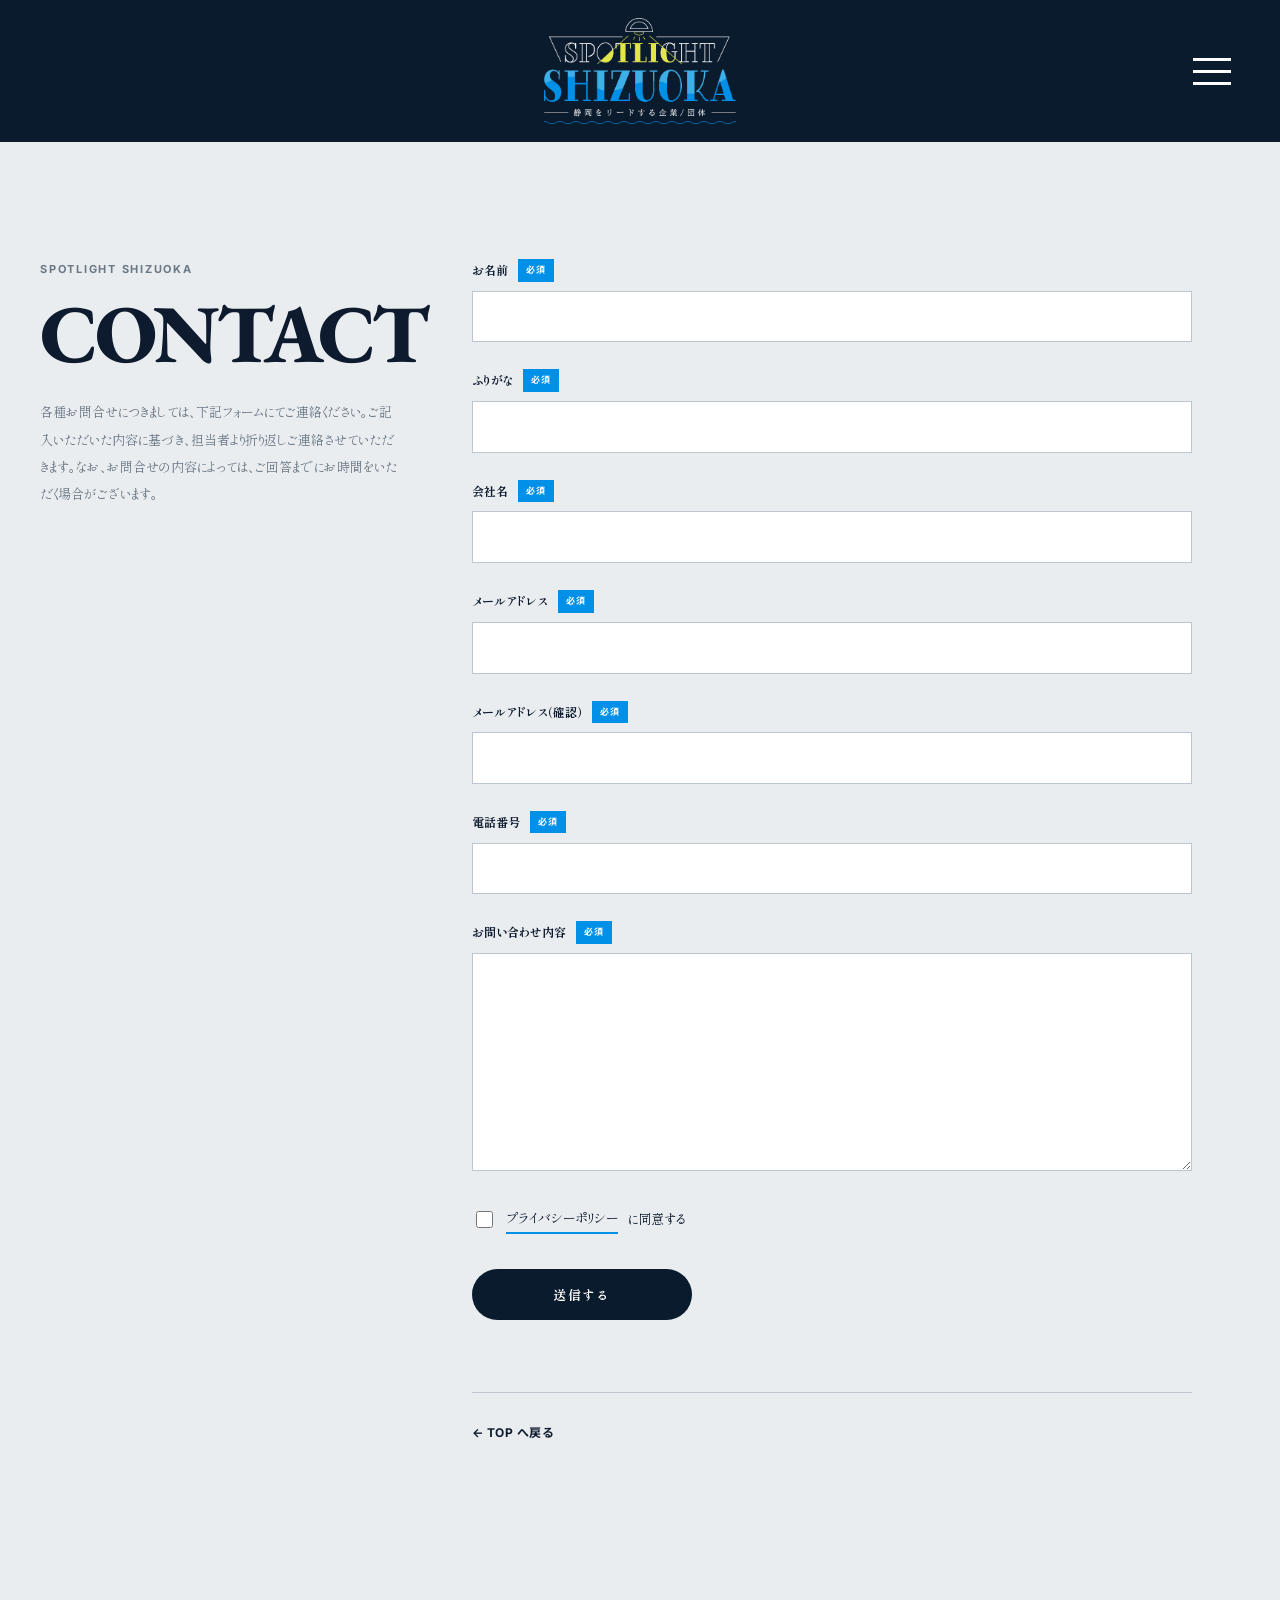
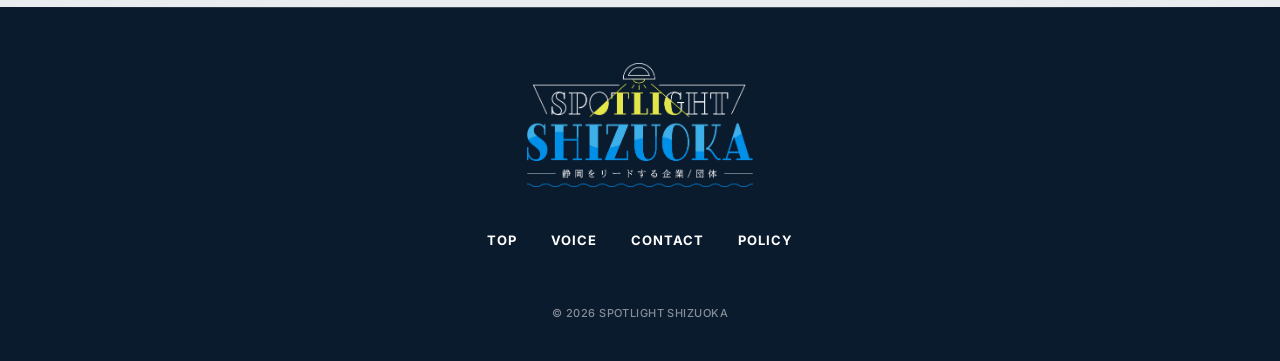
<file: contact.html>
<!DOCTYPE html>
<html lang="ja">
<head>
<meta charset="UTF-8">
<meta name="viewport" content="width=device-width, initial-scale=1">
<title>CONTACT ｜ SPOTLIGHT SHIZUOKA</title>
<meta name="description" content="SPOTLIGHT SHIZUOKA へのお問い合わせ窓口です。">
<meta name="robots" content="noindex">
<link rel="canonical" href="https://spotlight-shizuoka.com/contact.html">
<meta property="og:type" content="website">
<meta property="og:site_name" content="SPOTLIGHT SHIZUOKA">
<meta property="og:title" content="CONTACT ｜ SPOTLIGHT SHIZUOKA">
<meta property="og:description" content="SPOTLIGHT SHIZUOKA へのお問い合わせ窓口です。">
<meta property="og:url" content="https://spotlight-shizuoka.com/contact.html">
<meta property="og:image" content="https://spotlight-shizuoka.com/assets/img/ogp.jpg">
<meta property="og:image:width" content="1200">
<meta property="og:image:height" content="630">
<meta property="og:locale" content="ja_JP">
<meta name="twitter:card" content="summary_large_image">
<meta name="theme-color" content="#0B1B2E">
<link rel="icon" href="assets/img/favicon.png" type="image/png">

<link rel="preconnect" href="https://fonts.googleapis.com">
<link rel="preconnect" href="https://fonts.gstatic.com" crossorigin>
<link rel="stylesheet" href="https://fonts.googleapis.com/css2?family=EB+Garamond:wght@400;500;600&amp;family=Inter:wght@400;500;600&amp;family=Shippori+Mincho+B1:wght@400;500;600;700&amp;family=Noto+Sans+JP:wght@400;500&amp;display=swap">
<link rel="stylesheet" href="assets/css/style.css">
</head>
<body>
<a class="c-skip-link" href="#main">本文へスキップ</a>

<header class="l-header" id="js-header">
  <div class="l-header__inner">
    <p class="l-header__logo">
      <a href="index.html"><img src="assets/img/logo.png" alt="SPOTLIGHT SHIZUOKA" width="1034" height="569"></a>
    </p>

    <!-- ハンバーガーは main.js がここに差し込む -->
    <div class="l-header__end"></div>
  </div>
</header>

<main class="l-main" id="main">
  <div class="p-page l-container">
    <header class="p-page__head">
      <p class="p-page__kicker">SPOTLIGHT SHIZUOKA</p>
      <h1 class="p-page__title">CONTACT</h1>
      <p class="p-page__lead">各種お問合せにつきましては、下記フォームにてご連絡ください。ご記入いただいた内容に基づき、担当者より折り返しご連絡させていただきます。なお、お問合せの内容によっては、ご回答までにお時間をいただく場合がございます。</p>
    </header>

    <div class="p-page__body">
      <!-- ★送信先が未設定。決まり次第 action / method を入れる -->
      <form class="c-form" novalidate>
        <div class="c-form__row">
          <label class="c-form__label" for="f-name">お名前<span class="c-form__req">必須</span></label>
          <input class="c-form__input" id="f-name" name="name" type="text" autocomplete="name" required>
        </div>

        <div class="c-form__row">
          <label class="c-form__label" for="f-kana">ふりがな<span class="c-form__req">必須</span></label>
          <input class="c-form__input" id="f-kana" name="kana" type="text" required>
        </div>

        <div class="c-form__row">
          <label class="c-form__label" for="f-company">会社名<span class="c-form__req">必須</span></label>
          <input class="c-form__input" id="f-company" name="company" type="text" autocomplete="organization" required>
        </div>

        <div class="c-form__row">
          <label class="c-form__label" for="f-email">メールアドレス<span class="c-form__req">必須</span></label>
          <input class="c-form__input" id="f-email" name="email" type="email" autocomplete="email" required>
        </div>

        <div class="c-form__row">
          <label class="c-form__label" for="f-email2">メールアドレス（確認）<span class="c-form__req">必須</span></label>
          <input class="c-form__input" id="f-email2" name="email_confirm" type="email" required>
        </div>

        <div class="c-form__row">
          <label class="c-form__label" for="f-tel">電話番号<span class="c-form__req">必須</span></label>
          <input class="c-form__input" id="f-tel" name="tel" type="tel" autocomplete="tel" required>
        </div>

        <div class="c-form__row">
          <label class="c-form__label" for="f-body">お問い合わせ内容<span class="c-form__req">必須</span></label>
          <textarea class="c-form__input c-form__input--area" id="f-body" name="body" rows="8" required></textarea>
        </div>

        <p class="c-form__consent">
          <label>
            <input type="checkbox" name="agree" required>
            <a class="p-page__link" href="privacy.html">プライバシーポリシー</a>に同意する
          </label>
        </p>

        <p class="c-form__submit">
          <button type="submit">送信する</button>
        </p>
      </form>

      <p class="p-page__back"><a href="index.html">← TOP へ戻る</a></p>
    </div>
  </div>
</main>

<footer class="l-footer">
  <div class="l-container l-footer__inner">
    <p class="l-footer__logo"><img src="assets/img/logo.png" alt="SPOTLIGHT SHIZUOKA" width="1034" height="569"></p>
    <nav class="l-footer__nav" aria-label="フッター">
      <ul>
        <li><a href="index.html">TOP</a></li>
        <li><a href="index.html#group-01">VOICE</a></li>
        <li><a href="contact.html">CONTACT</a></li>
        <li><a href="privacy.html">POLICY</a></li>
      </ul>
    </nav>
    <p class="l-footer__copy">&copy; 2026 SPOTLIGHT SHIZUOKA</p>
  </div>
</footer>

<script src="data/entries.js" defer></script>
<script src="assets/js/main.js" defer></script>
</body>
</html>
</file>
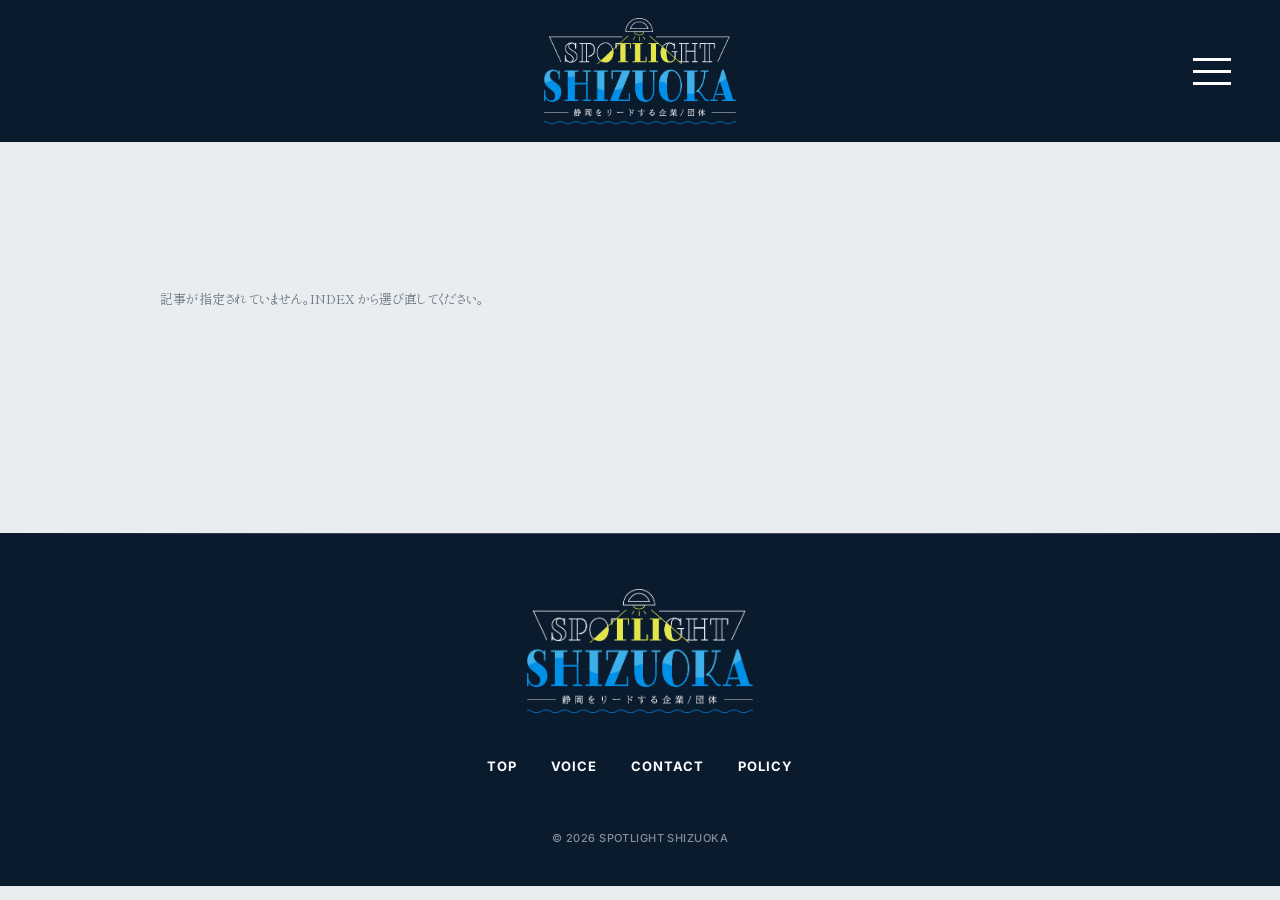
<file: entry.html>
<!DOCTYPE html>
<html lang="ja">
<head>
<meta charset="UTF-8">
<meta name="viewport" content="width=device-width, initial-scale=1">
<title>ARTICLE ｜ SPOTLIGHT SHIZUOKA</title>
<meta name="description" content="地域に変革をもたらすプロフェッショナルたちのインタビュー。">
<meta name="robots" content="noindex">
<!-- 記事ごとの内容は main.js が ?slug= から描く。SNS のカードは
     クロール時に JS を動かさないので、ここは共通の値を置いておき、
     canonical / og:url だけ描画後に main.js が実際の URL へ差し替える -->
<link rel="canonical" href="https://spotlight-shizuoka.com/entry.html">
<meta property="og:type" content="article">
<meta property="og:site_name" content="SPOTLIGHT SHIZUOKA">
<meta property="og:title" content="ARTICLE ｜ SPOTLIGHT SHIZUOKA">
<meta property="og:description" content="地域に変革をもたらすプロフェッショナルたちのインタビュー。">
<meta property="og:url" content="https://spotlight-shizuoka.com/entry.html">
<meta property="og:image" content="https://spotlight-shizuoka.com/assets/img/ogp.jpg">
<meta property="og:image:width" content="1200">
<meta property="og:image:height" content="630">
<meta property="og:locale" content="ja_JP">
<meta name="twitter:card" content="summary_large_image">
<meta name="theme-color" content="#EDEDED">
<link rel="icon" href="assets/img/favicon.png" type="image/png">

<link rel="preconnect" href="https://fonts.googleapis.com">
<link rel="preconnect" href="https://fonts.gstatic.com" crossorigin>
<link rel="stylesheet" href="https://fonts.googleapis.com/css2?family=EB+Garamond:wght@400;500;600&amp;family=Inter:wght@400;500;600&amp;family=Shippori+Mincho+B1:wght@400;500;600;700&amp;family=Noto+Sans+JP:wght@400;500&amp;display=swap">
<link rel="stylesheet" href="assets/css/style.css">
</head>
<body>
<a class="c-skip-link" href="#main">本文へスキップ</a>

<header class="l-header" id="js-header">
  <div class="l-header__inner">
    <p class="l-header__logo">
      <a href="index.html"><img src="assets/img/logo.png" alt="SPOTLIGHT SHIZUOKA" width="1034" height="569"></a>
    </p>

    <!-- ハンバーガーは main.js がここに差し込む -->
    <div class="l-header__end"></div>
  </div>
</header>

<main class="l-main" id="main">
  <!-- 本文は main.js が data/articles/{slug}.json から生成する -->
  <article class="p-article l-container" id="js-article">
    <noscript>
      <p class="c-error">記事の表示には JavaScript が必要です。</p>
    </noscript>
  </article>
</main>

<footer class="l-footer">
  <div class="l-container l-footer__inner">
    <p class="l-footer__logo"><img src="assets/img/logo.png" alt="SPOTLIGHT SHIZUOKA" width="1034" height="569"></p>
    <nav class="l-footer__nav" aria-label="フッター">
      <ul>
        <li><a href="index.html">TOP</a></li>
        <li><a href="index.html#group-01">VOICE</a></li>
        <li><a href="contact.html">CONTACT</a></li>
        <li><a href="privacy.html">POLICY</a></li>
      </ul>
    </nav>
    <p class="l-footer__copy">&copy; 2026 SPOTLIGHT SHIZUOKA</p>
  </div>
</footer>

<script src="data/entries.js" defer></script>
<script src="assets/js/main.js" defer></script>
</body>
</html>
</file>
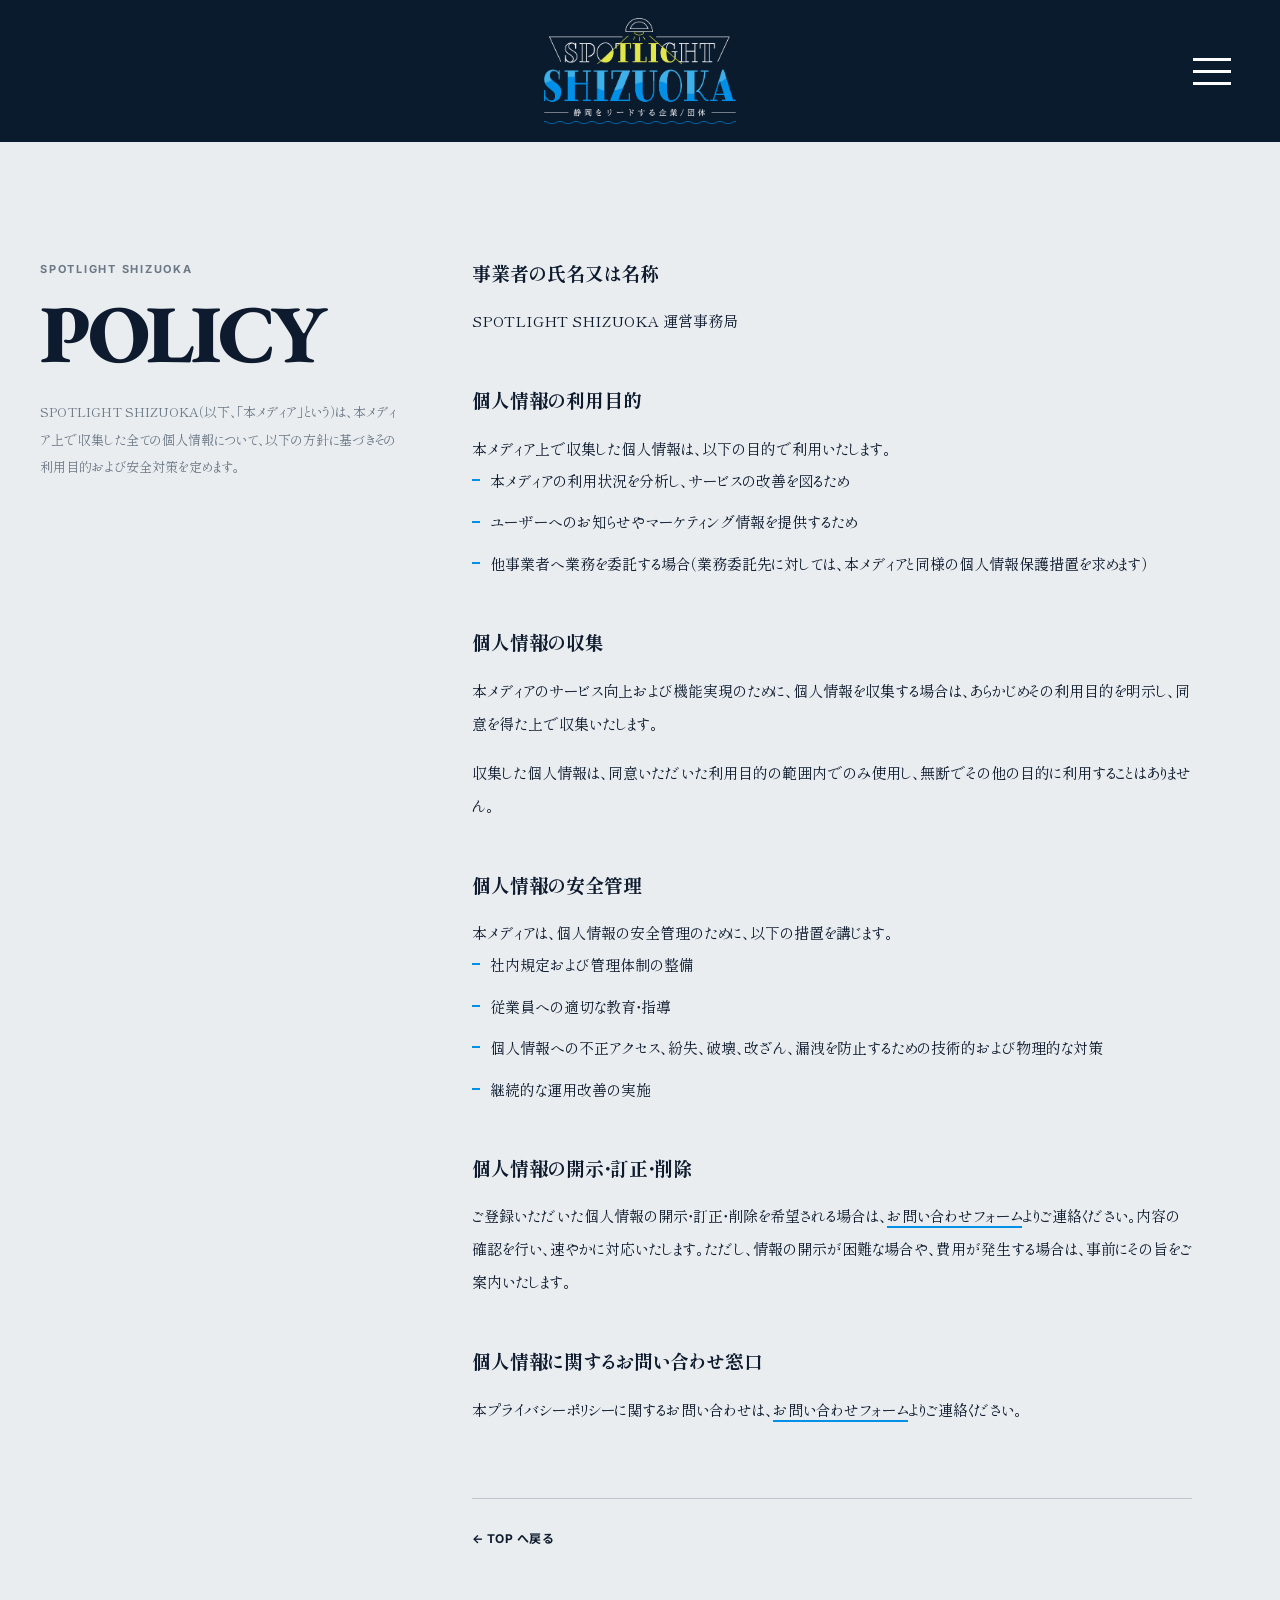
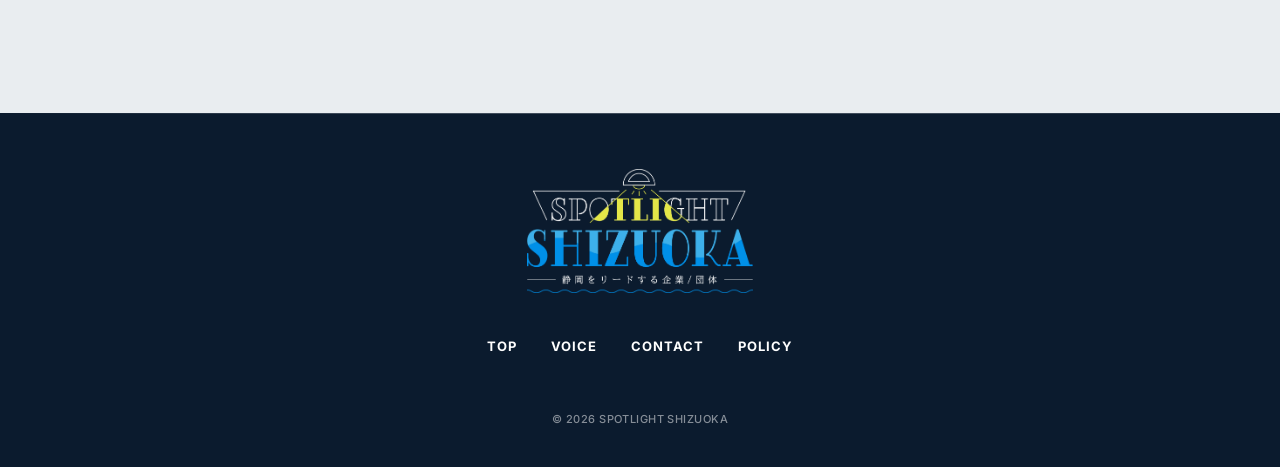
<file: privacy.html>
<!doctype html>
<html lang="ja">
  <head>
    <meta charset="UTF-8" />
    <meta name="viewport" content="width=device-width, initial-scale=1" />
    <title>PRIVACY POLICY ｜ SPOTLIGHT SHIZUOKA</title>
    <meta
      name="description"
      content="SPOTLIGHT SHIZUOKA における個人情報の取り扱いについて。"
    />
    <meta name="robots" content="noindex" />
    <link
      rel="canonical"
      href="https://spotlight-shizuoka.com/privacy.html"
    />
    <meta property="og:type" content="website" />
    <meta property="og:site_name" content="SPOTLIGHT SHIZUOKA" />
    <meta
      property="og:title"
      content="PRIVACY POLICY ｜ SPOTLIGHT SHIZUOKA"
    />
    <meta
      property="og:description"
      content="SPOTLIGHT SHIZUOKA における個人情報の取り扱いについて。"
    />
    <meta
      property="og:url"
      content="https://spotlight-shizuoka.com/privacy.html"
    />
    <meta
      property="og:image"
      content="https://spotlight-shizuoka.com/assets/img/ogp.jpg"
    />
    <meta property="og:image:width" content="1200" />
    <meta property="og:image:height" content="630" />
    <meta property="og:locale" content="ja_JP" />
    <meta name="twitter:card" content="summary_large_image" />
    <meta name="theme-color" content="#0B1B2E" />
    <link rel="icon" href="assets/img/favicon.png" type="image/png" />

    <link rel="preconnect" href="https://fonts.googleapis.com" />
    <link rel="preconnect" href="https://fonts.gstatic.com" crossorigin />
    <link
      rel="stylesheet"
      href="https://fonts.googleapis.com/css2?family=EB+Garamond:wght@400;500;600&amp;family=Inter:wght@400;500;600&amp;family=Shippori+Mincho+B1:wght@400;500;600;700&amp;family=Noto+Sans+JP:wght@400;500&amp;display=swap"
    />
    <link rel="stylesheet" href="assets/css/style.css" />
  </head>
  <body>
    <a class="c-skip-link" href="#main">本文へスキップ</a>

    <header class="l-header" id="js-header">
      <div class="l-header__inner">
        <p class="l-header__logo">
          <a href="index.html"
            ><img
              src="assets/img/logo.png"
              alt="SPOTLIGHT SHIZUOKA"
              width="1034"
              height="569"
          /></a>
        </p>

        <!-- ハンバーガーは main.js がここに差し込む -->
        <div class="l-header__end"></div>
      </div>
    </header>

    <main class="l-main" id="main">
      <div class="p-page l-container">
        <header class="p-page__head">
          <p class="p-page__kicker">SPOTLIGHT SHIZUOKA</p>
          <h1 class="p-page__title">POLICY</h1>
          <p class="p-page__lead">
            SPOTLIGHT
            SHIZUOKA（以下、「本メディア」という）は、本メディア上で収集した全ての個人情報について、以下の方針に基づきその利用目的および安全対策を定めます。
          </p>
        </header>

        <div class="p-page__body">
          <section class="p-page__section">
            <h2 class="p-page__heading">事業者の氏名又は名称</h2>
            <p class="p-page__p">SPOTLIGHT SHIZUOKA 運営事務局</p>
          </section>

          <section class="p-page__section">
            <h2 class="p-page__heading">個人情報の利用目的</h2>
            <p class="p-page__p">
              本メディア上で収集した個人情報は、以下の目的で利用いたします。
            </p>
            <ul class="p-page__list">
              <li>本メディアの利用状況を分析し、サービスの改善を図るため</li>
              <li>ユーザーへのお知らせやマーケティング情報を提供するため</li>
              <li>
                他事業者へ業務を委託する場合（業務委託先に対しては、本メディアと同様の個人情報保護措置を求めます）
              </li>
            </ul>
          </section>

          <section class="p-page__section">
            <h2 class="p-page__heading">個人情報の収集</h2>
            <p class="p-page__p">
              本メディアのサービス向上および機能実現のために、個人情報を収集する場合は、あらかじめその利用目的を明示し、同意を得た上で収集いたします。
            </p>
            <p class="p-page__p">
              収集した個人情報は、同意いただいた利用目的の範囲内でのみ使用し、無断でその他の目的に利用することはありません。
            </p>
          </section>

          <section class="p-page__section">
            <h2 class="p-page__heading">個人情報の安全管理</h2>
            <p class="p-page__p">
              本メディアは、個人情報の安全管理のために、以下の措置を講じます。
            </p>
            <ul class="p-page__list">
              <li>社内規定および管理体制の整備</li>
              <li>従業員への適切な教育・指導</li>
              <li>
                個人情報への不正アクセス、紛失、破壊、改ざん、漏洩を防止するための技術的および物理的な対策
              </li>
              <li>継続的な運用改善の実施</li>
            </ul>
          </section>

          <section class="p-page__section">
            <h2 class="p-page__heading">個人情報の開示・訂正・削除</h2>
            <p class="p-page__p">
              ご登録いただいた個人情報の開示・訂正・削除を希望される場合は、<a
                class="p-page__link"
                href="contact.html"
                >お問い合わせフォーム</a
              >よりご連絡ください。内容の確認を行い、速やかに対応いたします。ただし、情報の開示が困難な場合や、費用が発生する場合は、事前にその旨をご案内いたします。
            </p>
          </section>

          <section class="p-page__section">
            <h2 class="p-page__heading">個人情報に関するお問い合わせ窓口</h2>
            <p class="p-page__p">
              本プライバシーポリシーに関するお問い合わせは、<a
                class="p-page__link"
                href="contact.html"
                >お問い合わせフォーム</a
              >よりご連絡ください。
            </p>
          </section>

          <p class="p-page__back"><a href="index.html">← TOP へ戻る</a></p>
        </div>
      </div>
    </main>

    <footer class="l-footer">
      <div class="l-container l-footer__inner">
        <p class="l-footer__logo">
          <img
            src="assets/img/logo.png"
            alt="SPOTLIGHT SHIZUOKA"
            width="1034"
            height="569"
          />
        </p>
        <nav class="l-footer__nav" aria-label="フッター">
          <ul>
            <li><a href="index.html">TOP</a></li>
            <li><a href="index.html#group-01">VOICE</a></li>
            <li><a href="contact.html">CONTACT</a></li>
            <li><a href="privacy.html">POLICY</a></li>
          </ul>
        </nav>
        <p class="l-footer__copy">&copy; 2026 SPOTLIGHT SHIZUOKA</p>
      </div>
    </footer>

    <script src="data/entries.js" defer></script>
    <script src="assets/js/main.js" defer></script>
  </body>
</html>
</file>
<file: assets/css/style.css>
@charset "UTF-8";
/* ==========================================================================
   栃木未来リーダーズ — style.css
   FLOCSS: Foundation → Layout → Object(Component / Project / Utility)
   ※ 分割ビルドに移す場合は各レイヤーのコメント単位で切り出してください。
   ========================================================================== */


/* ==========================================================================
   #Foundation
   ========================================================================== */

/* --------------------------------------------------------------
   Foundation / variable
   -------------------------------------------------------------- */
:root {
  /* color — ロゴの3色（ブルー2種＋ライム）が基準。地は青みを含んだグレー */
  --color-bg: #E9EDF0;
  --color-ink: #0E1B2E;
  --color-sub: #6B7885;
  --color-line: #D3DAE0;
  --color-line-strong: #BDC6CE;

  --color-blue: #0090E8;        /* ロゴ濃。主役の差し色 */
  --color-blue-light: #3DB0EA;  /* ロゴ淡。濃地の上で使う */
  --color-blue-deep: #0A4E86;   /* イントロの帯 */
  --color-navy: #0B1B2E;        /* ヘッダー・フッター・ドロワーの地 */
  --color-lime: #E3E648;        /* ロゴのライム。スポット演出とキッカーだけ */

  --color-black: #0B1B2E;
  --color-white: #FFFFFF;

  /* group color — 画像読み込み前の下地にだけ使う。JS が inline style で渡す */
  --group-color: #C4C4C4;

  /* typography — ロゴがセリフなので、本文も明朝で通す。
     ゴシックは小さなラベルとボタンにだけ使う */
  --font-serif: "Shippori Mincho B1", "Yu Mincho", "YuMincho", "Hiragino Mincho ProN", serif;
  --font-display: "EB Garamond", "Times New Roman", serif;
  --font-ui: "Inter", "Noto Sans JP", "Hiragino Kaku Gothic ProN", sans-serif;
  --font-sans: var(--font-serif);

  /* layout */
  --header-height: 142px;
  --container-max: 1440px;
  --container-pad: 40px;
  --group-gap: 64px;
  --card-gap: 44px;

  /* ヘッダーは黒地なので文字・線は白で通す */
  --header-ink: #FFFFFF;

  /* motion */
  --ease: cubic-bezier(.22, .61, .36, 1);
  --dur: .4s;
}

@media (max-width: 900px) {
  :root {
    --container-pad: 20px;
    --header-height: 96px;
    --group-gap: 48px;
    --card-gap: 36px;
  }
}

/* --------------------------------------------------------------
   Foundation / reset
   -------------------------------------------------------------- */
*,
*::before,
*::after {
  box-sizing: border-box;
}

html {
  -webkit-text-size-adjust: 100%;
  text-size-adjust: 100%;
  scroll-behavior: smooth;
  scroll-padding-top: var(--header-height);
}

body,
h1, h2, h3, h4, h5, h6,
p, figure, ul, ol, dl, dd {
  margin: 0;
}

ul, ol {
  padding: 0;
  list-style: none;
}

img, svg {
  display: block;
  max-width: 100%;
  height: auto;
}

a {
  color: inherit;
  text-decoration: none;
}

/* --------------------------------------------------------------
   Foundation / base
   -------------------------------------------------------------- */
body {
  background-color: var(--color-bg);
  color: var(--color-ink);
  font-family: var(--font-serif);
  font-size: 15px;
  font-weight: 400;
  line-height: 2.05;
  font-feature-settings: "palt";
  overflow-x: hidden;
}

:focus-visible {
  outline: 2px solid var(--color-ink);
  outline-offset: 3px;
}


/* ==========================================================================
   #Layout
   ========================================================================== */

/* --------------------------------------------------------------
   Layout / container
   -------------------------------------------------------------- */
.l-container {
  max-width: var(--container-max);
  margin-inline: auto;
  padding-inline: var(--container-pad);
}

/* --------------------------------------------------------------
   Layout / header
   -------------------------------------------------------------- */
/* ロゴが濃色地前提の抜き（黄＋青）なので、ヘッダーはネイビーで通す */
.l-header {
  position: sticky;
  top: 0;
  z-index: 60;
  height: var(--header-height);
  color: var(--header-ink);
  background-color: var(--color-navy);
  transition: height .5s var(--ease), background-color var(--dur) var(--ease), color var(--dur) var(--ease);
}

/* ロゴを中央に置くため、左右に同じ 1fr を確保した3分割にする */
.l-header__inner {
  display: grid;
  grid-template-columns: 1fr auto 1fr;
  align-items: center;
  gap: 20px;
  height: 100%;
  padding-inline: var(--container-pad);
}

.l-header__logo {
  grid-column: 2;
  justify-self: center;
  transition: opacity .55s var(--ease), visibility .55s var(--ease);
}

/* TOP の頭では Hero の大きなロゴが主役なので、ヘッダー側は出さない。
   main.js が Hero を離れはじめたところで外す。
   visibility も落として、見えない状態でフォーカスが入らないようにする */
.l-header.is-logo-hidden .l-header__logo {
  opacity: 0;
  visibility: hidden;
}

/* 同じネイビーでも Hero 側には光を差しているので、帯を敷くと境目が出る。
   Hero の頭にいる間は地を Hero へ預けて、一枚の面として見せる */
.l-header.is-logo-hidden {
  background-color: transparent;
}

/* 右端は放送局とハンバーガー（main.js がここに差し込む） */
.l-header__end {
  grid-column: 3;
  justify-self: end;
  display: flex;
  align-items: center;
  gap: 18px;
}

.l-header__logo img {
  width: auto;
  height: 106px;
  transition: height .5s var(--ease);
}

@media (max-width: 900px) {
  .l-header__logo img {
    height: 66px;
  }
}

/* --------------------------------------------------------------
   Layout / footer
   -------------------------------------------------------------- */
/* ヘッダーと同じくロゴを読ませるためネイビー地にする */
.l-footer {
  position: relative;
  margin-top: 72px;
  padding-block: 56px 36px;
  background-color: var(--color-navy);
  color: var(--color-white);
}

/* 放送局セクションとフッターは同じネイビーで地続きなので、
   境目に一本、細い光の線を入れて面を分ける */
.l-footer::before {
  content: "";
  position: absolute;
  inset: 0 0 auto 0;
  height: 1px;
  background-image: linear-gradient(
    to right,
    transparent,
    rgba(255, 255, 255, 0.22) 28%,
    rgba(255, 255, 255, 0.22) 72%,
    transparent
  );
}

/* 上から「サイトのロゴ → 案内 → 協力 → 著作表示」。
   一定間隔で並べると4つが同じ重さに見えるので、
   間の取り方で「主役・案内・添え物」の順に読ませる */
.l-footer__inner {
  display: grid;
  justify-items: center;
  text-align: center;
}

/* 協力。案内から一本の線で切り離し、添え物として置く */
.l-footer__station {
  display: grid;
  gap: 12px;
  justify-items: center;
  width: 100%;
  max-width: 420px;
  margin-top: 52px;
  padding-top: 44px;
  border-top: 1px solid rgba(255, 255, 255, .16);
}

.l-footer__station-label {
  font-family: var(--font-ui);
  font-size: 11px;
  font-weight: 700;
  letter-spacing: .24em;
  /* 字間を開けると最後の1文字ぶん左に寄るので、その分だけ戻す */
  text-indent: .24em;
  color: rgba(255, 255, 255, .58);
}

/* ロゴは地色が焼き込まれた素材なので、白の版に載せる
   （ヘッダー・放送のお知らせの円と同じ扱い） */
.l-footer__station a {
  display: inline-flex;
  align-items: center;
  padding: 12px 20px;
  background-color: var(--color-white);
  transition: opacity var(--dur) var(--ease);
}

.l-footer__station a:hover {
  opacity: .78;
}

.l-footer__station img {
  width: auto;
  height: 44px;
}

/* このフッターの主役。他より一段大きく置く */
.l-footer__logo img {
  width: auto;
  height: 124px;
}

.l-footer__nav {
  margin-top: 34px;
}

.l-footer__nav ul {
  display: flex;
  flex-wrap: wrap;
  justify-content: center;
  gap: 10px 34px;
}

.l-footer__nav a {
  display: inline-block;
  font-family: var(--font-ui);
  font-size: 13px;
  font-weight: 700;
  letter-spacing: .08em;
  padding-block: 6px;
  border-bottom: 2px solid transparent;
  transition: border-color var(--dur) var(--ease), color var(--dur) var(--ease);
}

.l-footer__nav a:hover {
  border-bottom-color: var(--color-blue-light);
  color: var(--color-blue-light);
}

.l-footer__copy {
  margin-top: 40px;
  font-family: var(--font-ui);
  font-size: 11px;
  font-weight: 500;
  letter-spacing: .04em;
  color: rgba(255, 255, 255, .5);
}

/* 狭い画面。間を詰めて、案内は2列に折り返させる */
@media (max-width: 600px) {
  .l-footer {
    padding-block: 44px 30px;
  }

  .l-footer__logo img {
    height: 84px;
  }

  .l-footer__nav {
    margin-top: 26px;
  }

  .l-footer__nav ul {
    gap: 8px 24px;
  }

  .l-footer__station {
    margin-top: 36px;
    padding-top: 30px;
  }

  .l-footer__station img {
    height: 36px;
  }

  .l-footer__copy {
    margin-top: 28px;
    font-size: 10px;
  }
}


/* ==========================================================================
   #Object / Component
   ========================================================================== */

/* --------------------------------------------------------------
   Component / skip link
   -------------------------------------------------------------- */
.c-skip-link {
  position: absolute;
  left: 12px;
  top: -60px;
  z-index: 100;
  padding: 10px 18px;
  background-color: var(--color-lime);
  color: var(--color-navy);
  font-size: 12px;
  font-weight: 700;
  transition: top var(--dur) var(--ease);
}

.c-skip-link:focus {
  top: 12px;
}

/* --------------------------------------------------------------
   Component / error（データを読めなかったときだけ出る）
   -------------------------------------------------------------- */
.c-error {
  padding: 40px var(--container-pad);
  font-size: 13px;
  color: var(--color-sub);
}

/* --------------------------------------------------------------
   Component / marquee（記事の連続した写真。main.js が組み立てる）
   同じ並びを2周ぶん敷いて -50% 送り、途切れずに流し続ける
   -------------------------------------------------------------- */
.c-marquee {
  margin-top: 44px;
  overflow: hidden;
}

.c-marquee__track {
  display: flex;
  width: max-content;
  animation: c-marquee-slide var(--marquee-duration, 30s) linear infinite;
}

.c-marquee__item {
  flex: 0 0 auto;
  /* 幅は main.js が「1画面に何枚見せるか」から計算して渡す */
  width: var(--marquee-item, 200px);
  background-color: var(--color-line);
}

.c-marquee__item img {
  width: 100%;
  aspect-ratio: 3 / 2;
  object-fit: cover;
}

@keyframes c-marquee-slide {
  from { transform: translateX(0); }
  to { transform: translateX(-50%); }
}

/* --------------------------------------------------------------
   Component / form（お問い合わせ。下層ページのトーンに合わせる）
   -------------------------------------------------------------- */
.c-form__row {
  display: grid;
  gap: 8px;
  margin-bottom: 26px;
}

.c-form__label {
  display: flex;
  align-items: center;
  gap: 10px;
  font-size: 12px;
  font-weight: 700;
}

.c-form__req {
  padding: 2px 8px;
  background-color: var(--color-blue);
  color: var(--color-white);
  font-family: var(--font-ui);
  font-size: 9px;
  font-weight: 700;
  letter-spacing: .1em;
}

.c-form__input {
  width: 100%;
  padding: 13px 14px;
  border: 1px solid var(--color-line-strong);
  border-radius: 0;
  background-color: var(--color-white);
  color: inherit;
  font-family: inherit;
  font-size: 14px;
  line-height: 1.7;
  transition: border-color var(--dur) var(--ease);
}

.c-form__input:focus {
  border-color: var(--color-blue);
  outline: none;
}

.c-form__input--area {
  resize: vertical;
}

.c-form__consent {
  margin-top: 34px;
  font-size: 13px;
}

.c-form__consent label {
  display: inline-flex;
  align-items: center;
  gap: 10px;
  cursor: pointer;
}

.c-form__consent input {
  width: 17px;
  height: 17px;
  accent-color: var(--color-blue);
}

.c-form__submit {
  margin-top: 32px;
}

.c-form__submit button {
  min-width: 220px;
  padding: 16px 40px;
  border: 0;
  border-radius: 999px;
  background-color: var(--color-navy);
  color: var(--color-white);
  font-family: inherit;
  font-size: 13px;
  font-weight: 700;
  letter-spacing: .1em;
  cursor: pointer;
  transition: background-color var(--dur) var(--ease);
}

.c-form__submit button:hover {
  background-color: var(--color-blue);
}

/* --------------------------------------------------------------
   Component / hamburger（main.js がヘッダーに差し込む）
   -------------------------------------------------------------- */
.c-hamburger {
  display: flex;
  flex-direction: column;
  align-items: center;
  justify-content: center;
  gap: 9px;
  width: 56px;
  height: 56px;
  padding: 0;
  border: 0;
  background: none;
  color: inherit;
  cursor: pointer;
  -webkit-appearance: none;
  appearance: none;
}

.c-hamburger__line {
  display: block;
  width: 38px;
  height: 3px;
  background-color: currentColor;
  transition: transform var(--dur) var(--ease), opacity var(--dur) var(--ease);
}

/* 3本のうち上下を交差させ、中央を消して × にする */
.c-hamburger.is-active {
  color: var(--color-white);
}

.c-hamburger.is-active .c-hamburger__line--top {
  transform: translateY(12px) rotate(45deg);
}

.c-hamburger.is-active .c-hamburger__line--middle {
  opacity: 0;
}

.c-hamburger.is-active .c-hamburger__line--bottom {
  transform: translateY(-12px) rotate(-45deg);
}

/* --------------------------------------------------------------
   Component / drawer（ハンバーガーで開くメニュー）
   -------------------------------------------------------------- */
.c-drawer {
  position: fixed;
  inset: 0;
  z-index: 50;
  visibility: hidden;
  opacity: 0;
  overflow-y: auto;
  overscroll-behavior: contain;
  padding: calc(var(--header-height) + 56px) var(--container-pad) 80px;
  background-color: var(--color-navy);
  color: var(--color-white);
  transition: opacity var(--dur) var(--ease), visibility var(--dur) var(--ease);
}

.c-drawer.is-open {
  visibility: visible;
  opacity: 1;
}

.c-drawer__inner {
  max-width: var(--container-max);
  margin-inline: auto;
}

.c-drawer__section + .c-drawer__section {
  margin-top: 64px;
  padding-top: 48px;
  border-top: 1px solid rgba(255, 255, 255, .18);
}

/* 開いたときに順に立ち上がる。開閉のたびに繰り返す */
.c-drawer__section {
  opacity: 0;
  transform: translateY(16px);
  transition: opacity .5s var(--ease), transform .5s var(--ease);
}

.c-drawer.is-open .c-drawer__section {
  opacity: 1;
  transform: none;
}

.c-drawer.is-open .c-drawer__section:nth-child(2) {
  transition-delay: .10s;
}

.c-drawer__menu li {
  opacity: 0;
  transform: translateY(10px);
  transition: opacity .45s var(--ease), transform .45s var(--ease);
}

.c-drawer.is-open .c-drawer__menu li {
  opacity: 1;
  transform: none;
}

.c-drawer.is-open .c-drawer__menu li:nth-child(1) { transition-delay: .06s; }
.c-drawer.is-open .c-drawer__menu li:nth-child(2) { transition-delay: .12s; }
.c-drawer.is-open .c-drawer__menu li:nth-child(3) { transition-delay: .18s; }
.c-drawer.is-open .c-drawer__menu li:nth-child(4) { transition-delay: .24s; }

.c-drawer__label {
  margin-bottom: 24px;
  font-family: var(--font-ui);
  font-size: 11px;
  font-weight: 700;
  letter-spacing: .16em;
  color: var(--color-blue-light);
}

.c-drawer__menu {
  display: flex;
  flex-wrap: wrap;
  gap: 4px 56px;
}

.c-drawer__menu a {
  display: inline-block;
  font-family: var(--font-display);
  font-size: clamp(28px, 4vw, 54px);
  font-weight: 800;
  letter-spacing: -.02em;
  line-height: 1.25;
  transition: color var(--dur) var(--ease);
}

.c-drawer__menu a:hover {
  color: var(--color-blue-light);
}

.c-drawer__list {
  display: grid;
  grid-template-columns: repeat(auto-fill, minmax(260px, 1fr));
  column-gap: 44px;
}

.c-drawer__link {
  display: block;
  padding: 14px 0;
  border-bottom: 1px solid rgba(255, 255, 255, .14);
}

.c-drawer__company {
  display: block;
  font-size: 11px;
  font-weight: 400;
  line-height: 1.7;
  color: rgba(255, 255, 255, .55);
}

.c-drawer__person {
  display: block;
  margin-top: 2px;
  font-size: 16px;
  font-weight: 700;
  transition: color var(--dur) var(--ease);
}

.c-drawer__link:hover .c-drawer__person,
.c-drawer__link:focus-visible .c-drawer__person {
  color: var(--color-blue-light);
}

/* ドロワーの足回り。フッターと同じ顔ぶれを、同じ扱いで並べる。
   揃え方もフッター（.l-footer__inner）に合わせて中央に置く */
.c-drawer__foot {
  display: grid;
  justify-items: center;
  text-align: center;
  margin-top: 72px;
  padding-top: 44px;
  border-top: 1px solid rgba(255, 255, 255, .18);
}

.c-drawer__foot-logo img {
  width: auto;
  height: 76px;
}

.c-drawer__station {
  display: flex;
  align-items: center;
  gap: 16px;
  margin-top: 32px;
}

.c-drawer__station-label {
  font-family: var(--font-ui);
  font-size: 11px;
  font-weight: 700;
  letter-spacing: .24em;
  /* 字間を開けると最後の1文字ぶん左に寄るので、その分だけ戻す */
  text-indent: .24em;
  color: rgba(255, 255, 255, .58);
}

/* ロゴは地色が焼き込まれた素材なので、白の版に載せる（フッターと同じ扱い） */
.c-drawer__station a {
  display: inline-flex;
  align-items: center;
  padding: 10px 16px;
  background-color: var(--color-white);
  transition: opacity var(--dur) var(--ease);
}

.c-drawer__station a:hover {
  opacity: .78;
}

.c-drawer__station img {
  width: auto;
  height: 32px;
}

.c-drawer__copy {
  margin-top: 28px;
  font-family: var(--font-ui);
  font-size: 10px;
  letter-spacing: .04em;
  color: rgba(255, 255, 255, .45);
}

/* ドロワーを開いている間は背面を固定する */
.is-drawer-open {
  overflow: hidden;
}

/* 狭い画面では記事一覧を出さない。20 件が縦に伸びると
   本来の行き先である MENU がその上に埋もれてしまう。
   一覧が消えて主役が 3 つだけになるので、横並びをやめて縦に積む */
@media (max-width: 900px) {
  .c-drawer__section--articles {
    display: none;
  }

  /* 足回りが中央なので、見出しとメニューもそこへ揃える。
     広い画面では記事一覧が左揃えの格子で並ぶため、こちらは動かさない */
  .c-drawer__section {
    text-align: center;
  }

  /* 「MENU」の見出しは出さない。狭い画面では一覧が消えて
     この4つしか残らないので、何の並びかは説明しなくても分かる。
     ドロワー自体が nav[aria-label="メニュー"] なので読み上げにも要らない */
  .c-drawer__label {
    display: none;
  }

  .c-drawer__menu {
    flex-direction: column;
    align-items: center;
    gap: 14px;
  }

  /* 縦に4つ並ぶだけの画面なので、もっと張らせる。
     既定の 4vw は狭い画面だと下限（28px）に張り付いて効かない */
  .c-drawer__menu a {
    font-size: clamp(36px, 10vw, 52px);
  }

  /* 一覧が消えて中身が短くなるので、足回りは下端へ送る。
     内側を画面の高さいっぱいに伸ばしたうえで auto の余白で押し下げる */
  .c-drawer__inner {
    display: flex;
    flex-direction: column;
    min-height: 100%;
  }

  .c-drawer__foot {
    margin-top: auto;
  }
}

/* --------------------------------------------------------------
   Component / card（VOICE のカード）
   見せるのは人。企業ロゴは出さない。
   ・各グループの先頭（--lead）… 大きい枠。はじめからカラー
   ・レールのカード … 白黒で置いて、ホバーで色が戻る
   -------------------------------------------------------------- */
/* 先頭カードはリストの外に置くため、行頭記号を明示的に消す */
.c-card {
  list-style: none;
}

.c-card__link {
  display: block;
}

.c-card__img {
  position: relative;
  overflow: hidden;
  aspect-ratio: 3 / 4;
  background-color: var(--color-white);
}

.c-card__photo {
  position: absolute;
  inset: 0;
  transition: transform .55s var(--ease);
}

/* 枠より少し高く取り、枠の中だけで上下させる（--parallax-shift は
   main.js が親セクションへ配る。JS が動かなければ既定値のまま止まる）。
   transform は視差が使うので、色の出し入れは filter 側で行う */
.c-card__photo img {
  width: 100%;
  height: 112%;
  object-fit: cover;
  object-position: top;
  transform: translateY(var(--parallax-shift, -3%));
  filter: grayscale(1) contrast(1.04);
  transition: filter .55s var(--ease);
}

/* 大きい枠ははじめからカラー。レールはホバー／フォーカスで色が戻る */
.c-card--lead .c-card__photo img,
.c-card__link:hover .c-card__photo img,
.c-card__link:focus-visible .c-card__photo img {
  filter: grayscale(0) contrast(1);
}

.c-card__link:hover .c-card__photo,
.c-card__link:focus-visible .c-card__photo {
  transform: scale(1.03);
}

.c-card__more {
  position: absolute;
  right: 12px;
  bottom: 12px;
  white-space: nowrap;
  z-index: 1;
  padding: 6px 12px;
  background-color: rgba(11, 27, 46, .78);
  color: var(--color-white);
  font-family: var(--font-ui);
  font-size: 9px;
  font-weight: 500;
  letter-spacing: .16em;
  transition: background-color var(--dur) var(--ease);
}

.c-card__link:hover .c-card__more {
  background-color: var(--color-navy);
}

.c-card__info {
  padding-top: 18px;
}

.c-card__en {
  font-family: var(--font-display);
  font-size: clamp(16px, 2.5svh, 26px);
  font-weight: 500;
  line-height: 1.18;
  letter-spacing: .01em;
  color: var(--color-ink);
}

.c-card__jp {
  margin-top: 6px;
  font-size: clamp(15px, 2svh, 19px);
  font-weight: 500;
  line-height: 1.6;
  letter-spacing: .04em;
}

.c-card__job {
  margin-top: 8px;
  font-family: var(--font-ui);
  font-size: 10.5px;
  font-weight: 400;
  line-height: 1.9;
  letter-spacing: .08em;
  color: var(--color-sub);
}

/* --------------------------------------------------------------
   Project / opening hero（TOP）
   夜明けの海。上はまだ夜のネイビー、水平線に曙光、下は暗い海。
   その中に大きなロゴが立ち、灯台の光がゆっくり一周する。
   右下の切り抜きから静岡の風景が覗き、スクロールでその奥へ入っていく。

   ・基準は「演出なしでも読める縦積み」。
   ・JS が使える環境（html.has-js）だけ sticky の演出用配置へ切り替える。
   ・GSAP を読めなかった / モーション低減のときは
     main.js が .is-static を付けて基準の縦積みへ戻す。
   ・調整値は下の :root にまとめてある。
   -------------------------------------------------------------- */
:root {
  /* Hero のスクロール距離。scrub で流れるように追従する。
     コンセプト文を1文字ずつ打つぶんの距離もここから取っている */
  --opening-scroll-length: 340svh;
  --opening-side: 7vw;              /* Hero の左右余白 */
  /* 最初のロゴの大きさ。画面の横幅に対する割合だけで決める。
     px や svh で頭打ちにすると、画面が広いほど相対的に小さく見えてしまう */
  --opening-logo-width: 52%;
  --opening-window-width: min(25vw, 43svh);
  --opening-window-veil: .22;       /* 切り抜きにかける光の膜。上げるほど県の形が立つ */
  --opening-window-ratio: 1.31;      /* 静岡県の実際の縦横比。画面比で歪ませない */
  --opening-window-bleed-x: 4vw;    /* 右の余白 */
  --opening-window-bleed-y: 4svh;   /* 下の余白 */
  --opening-image-scale: 1.24;      /* 初期の拡大率。CSS と JS で揃える */
  --opening-image-veil: .06;        /* 写真に常時かけるネイビー。切り抜きの中は明るく保つ */
  --opening-overlay-opacity: .64;   /* 最終盤の覆い。JS の overlayOpacity と揃える */
  --opening-horizon: 72%;           /* 水平線の高さ。空と海、曙光の中心をここで揃える */
  --opening-onair-size: 200px;     /* 放送のお知らせの円の直径 */
  --opening-veil: .22;              /* 写真全体にかける暗さ。ここ1つで明暗を調整する */
  --opening-contrast: 1.22;         /* 写真そのものの明暗の開き。上げるほど締まる */
  --opening-saturate: 1.08;
  --opening-photo-horizon: 63.4%;   /* 写真の中で水平線がある高さ。写真を替えたら測り直す */
  /* 写真をどこまで拡大して置くか。画面をどう覆うかと、
     手前にどこまで砂浜を入れるかがこれで決まる */
  --opening-scene-width: max(100vw, 205svh);
  /* 照り返しの筋の周期。3層をそれぞれ 1 / 1.2 / 1.5 倍の周期にして
     互いにずらし、規則的な櫛に見えないようにする。
     送る距離は3つの最小公倍数（＝6倍）にすると、どの層も
     ちょうど整数回ぶん進んで継ぎ目が出ない */
  --opening-wave: 20px;
  --opening-beam-turn: 16s;         /* 光が一周する時間。ロゴの明滅もこれに乗せる */
  /* ランプから見たロゴの方角。画面比で 79〜86度に収まるので代表値を置く。
     光の始まりをこの角度の 90度手前にしてあるので、
     光は一周の 1/4（＝4秒）のところで必ずロゴを通る */
  --opening-beam-aim: 84deg;
  --opening-lighthouse-x: 13%;      /* 灯台の立ち位置。ロゴの左、空いている側に置く */
  --opening-lighthouse-h: min(30svh, 270px);
  --opening-lighthouse-ratio: .4167;/* 灯台SVGの viewBox 100/240 */
  /* 光の軸＝灯台のランプ。SVG の上から 20%（＝足元から 80%）の位置にある。
     灯台は水平線に足を置くので、そこから逆算する */
  --opening-lamp-x: var(--opening-lighthouse-x);
  --opening-lamp-y: calc(var(--opening-horizon) - var(--opening-lighthouse-h) * .80);
}

/* ---- 基準（演出なし）。上から順に読める縦積み ---- */
.opening-hero {
  position: relative;
  background-color: var(--color-navy);
  color: var(--color-white);
}

.opening-hero__logo {
  margin: 0;
  padding: 12vh var(--container-pad) 8vh;
}

.opening-hero__logo img {
  width: var(--opening-logo-width);
  height: auto;
}

/* 切り抜き。演出時はここが 100svh まで広がって全画面の風景になる。
   本物の窓枠ではなく、紙面を切り抜いた穴として扱うので枠線は持たせない */
.opening-window {
  position: relative;
  overflow: hidden;
  width: auto;
  max-width: 560px;
  aspect-ratio: var(--opening-window-ratio);
  margin-inline: var(--container-pad);
  background-color: var(--color-navy);
  clip-path: polygon(39.96% 8.12%,39.73% 11.12%,40.33% 14.08%,40.22% 17.01%,38.80% 19.72%,39.89% 23.00%,39.24% 26.23%,36.88% 28.06%,34.63% 29.18%,32.81% 31.84%,30.45% 33.69%,27.87% 34.99%,25.87% 37.29%,23.78% 39.24%,21.74% 41.21%,19.69% 43.48%,20.46% 46.78%,18.84% 48.99%,18.27% 52.02%,16.94% 55.03%,14.94% 57.52%,13.47% 60.54%,13.29% 64.07%,11.37% 66.57%,10.11% 69.75%,8.67% 72.76%,6.64% 75.08%,4.29% 76.20%,1.76% 77.59%,0.42% 80.55%,0.08% 84.05%,0.00% 87.59%,0.46% 91.15%,1.93% 92.97%,4.69% 92.75%,7.45% 93.02%,10.19% 93.48%,12.92% 94.07%,15.66% 94.44%,17.52% 95.34%,20.25% 95.41%,22.93% 94.55%,25.67% 94.25%,28.42% 94.39%,31.16% 94.93%,33.91% 95.30%,35.88% 96.10%,38.42% 97.54%,41.00% 98.84%,43.62% 100.00%,44.44% 98.83%,42.87% 95.91%,43.37% 92.38%,44.48% 89.08%,46.35% 86.45%,48.51% 84.20%,49.62% 81.89%,50.95% 78.74%,50.82% 75.24%,51.69% 71.87%,53.70% 69.47%,56.03% 67.53%,58.48% 65.83%,60.84% 63.96%,62.76% 61.50%,61.36% 61.50%,60.93% 59.79%,62.53% 57.04%,63.93% 53.94%,66.00% 51.74%,68.58% 50.52%,71.23% 49.47%,72.90% 48.25%,75.56% 49.25%,78.19% 50.37%,80.61% 52.09%,82.64% 54.47%,84.53% 57.10%,84.62% 59.58%,82.13% 60.16%,79.47% 59.32%,77.89% 61.23%,77.40% 64.18%,77.54% 67.34%,78.06% 70.81%,76.46% 73.59%,77.07% 76.44%,76.53% 79.48%,77.11% 83.00%,76.95% 86.46%,75.50% 89.37%,76.68% 92.34%,78.16% 94.88%,79.34% 97.80%,81.76% 99.25%,84.06% 97.61%,86.30% 96.01%,88.13% 93.31%,89.60% 94.80%,89.82% 91.71%,90.51% 88.23%,92.01% 85.23%,94.09% 83.24%,95.11% 79.89%,96.25% 76.61%,98.05% 73.92%,99.72% 71.10%,100.00% 67.49%,98.30% 65.01%,96.46% 62.50%,97.10% 59.37%,95.82% 56.62%,95.72% 53.22%,96.99% 50.02%,95.71% 47.81%,93.08% 46.86%,91.78% 43.90%,90.13% 41.09%,89.69% 37.52%,91.07% 34.47%,92.07% 31.11%,91.89% 27.51%,90.83% 24.36%,88.32% 23.37%,85.58% 23.74%,83.04% 24.79%,80.52% 25.58%,77.82% 26.33%,75.08% 26.84%,72.35% 26.60%,70.74% 24.11%,68.17% 23.55%,66.63% 20.69%,64.44% 20.83%,63.24% 23.99%,63.21% 27.60%,62.47% 30.93%,62.22% 34.42%,62.62% 38.00%,62.65% 41.60%,61.41% 44.61%,58.80% 45.05%,56.29% 43.59%,54.80% 40.65%,53.92% 37.23%,53.14% 33.76%,51.74% 30.80%,49.23% 31.70%,46.83% 30.82%,46.12% 27.49%,45.75% 24.33%,46.27% 20.91%,46.10% 17.33%,46.82% 13.85%,46.72% 10.24%,46.20% 6.69%,45.54% 3.17%,44.45% 0.00%,43.32% 3.29%,41.85% 6.07%);
}

.opening-window__visual {
  width: 100%;
  height: 100%;
}

/* 切り抜きの中は光と空気を残したいので、ごく薄くしか沈めない */
.opening-window__visual::after {
  content: "";
  position: absolute;
  inset: 0;
  pointer-events: none;
  background-color: rgba(11, 27, 46, var(--opening-image-veil));
}

.opening-window__image {
  display: block;
  width: 100%;
  height: 100%;
  object-fit: cover;
  object-position: center 44%;
  transform: scale(var(--opening-image-scale));
  transform-origin: center center;
  will-change: transform;
}

/* 演出時の切り抜きは、別の写真を貼るのではなく「背後の風景を県の形で
   抜いてモノクロにする」。別画像だと画面内の位置がずれて、風景から
   浮いた別の窓に見えてしまうため。
   backdrop-filter なので位置合わせは要らず、必ず背景と重なる。
   色は穴が全画面へ広がるのに合わせて戻る（main.js が 1 → 0 へ送る） */
.has-js .opening-window {
  /* 夜の海はほとんど黒なので、brightness の掛け算では持ち上がらない。
     薄い光の膜を重ねて形が読めるところまで起こす。
     濃さは --opening-window-gray に掛けてあるので、
     色が戻りきったところで膜もちょうど消える */
  background-color: rgba(210, 232, 255, calc(var(--opening-window-gray, 0) * var(--opening-window-veil)));
  -webkit-backdrop-filter:
    grayscale(var(--opening-window-gray, 0))
    contrast(calc(1 + var(--opening-window-gray, 0) * .30))
    brightness(calc(1 + var(--opening-window-gray, 0) * .30));
  backdrop-filter:
    grayscale(var(--opening-window-gray, 0))
    contrast(calc(1 + var(--opening-window-gray, 0) * .30))
    brightness(calc(1 + var(--opening-window-gray, 0) * .30));
  /* 形の外側へ光をこぼす。clip-path のあとに掛かるので、
     四角ではなく県の輪郭に沿ってにじむ */
  filter: drop-shadow(0 0 26px rgba(150, 200, 255, calc(var(--opening-window-gray, 0) * .55)));
}

/* 中の写真は使わない。演出なしの縦積み（.is-static）でだけ出す */
.has-js .opening-hero:not(.is-static) .opening-window__visual {
  display: none;
}

/* 放送のお知らせ。正円のシール。
   外周を文字が回り、中心に放送局のロゴを置く。
   円の上を光がゆっくり横切る（Hero の灯台の光に合わせた仕草）。
   基準（演出なし）では縦積みの中にそのまま並ぶ */
.opening-hero__onair {
  position: relative;
  display: grid;
  place-items: center;
  width: var(--opening-onair-size);
  aspect-ratio: 1;
  margin: 6vh auto 0;
  border: 1px solid rgba(227, 230, 72, .34);
  border-radius: 50%;
  background-color: rgba(9, 22, 38, .5);
  -webkit-backdrop-filter: blur(8px);
  backdrop-filter: blur(8px);
  box-shadow:
    inset 0 1px 0 rgba(255, 255, 255, .09),
    0 10px 30px rgba(4, 12, 22, .42);
}

/* 円の上を横切る光。丸みは親から継ぐ */
.opening-hero__onair::after {
  content: "";
  position: absolute;
  inset: 0;
  border-radius: inherit;
  pointer-events: none;
  background-image: linear-gradient(105deg,
    transparent 40%,
    rgba(255, 255, 255, .16) 50%,
    transparent 60%);
  background-size: 240% 100%;
  background-repeat: no-repeat;
  animation: opening-onair-shine 7.5s ease-in-out infinite;
}

/* 走ったあとは間を置いてから次へ。ずっと光り続けさせない */
@keyframes opening-onair-shine {
  0%, 58% { background-position: -70% 0; }
  100%    { background-position: 170% 0; }
}

/* 外周を回る文字。円そのものを回すので、文字は常に外を向いたまま巡る */
.opening-hero__onair-ring {
  position: absolute;
  inset: 0;
  width: 100%;
  height: 100%;
  animation: opening-onair-spin 22s linear infinite;
}

@keyframes opening-onair-spin {
  from { transform: rotate(0deg); }
  to   { transform: rotate(360deg); }
}

.opening-hero__onair-ringtext {
  font-family: var(--font-ui);
  font-size: 8.6px;
  font-weight: 700;
  fill: var(--color-lime);
}

/* 中身。局名と本文を縦に積んで円の中心に置く */
.opening-hero__onair-core {
  display: flex;
  flex-direction: column;
  align-items: center;
  gap: 9px;
}

/* 放送局の名。円の主役なので大きく、字間を開いて印らしく */
.opening-hero__onair-name {
  font-family: var(--font-ui);
  font-size: 21px;
  font-weight: 700;
  letter-spacing: .08em;
  line-height: 1;
  color: var(--color-white);
}

/* 本文。局名と分ける細い罫を挟み、頭に放送中の灯を添える */
.opening-hero__onair-text {
  display: inline-flex;
  align-items: center;
  gap: 7px;
  padding-top: 9px;
  border-top: 1px solid rgba(227, 230, 72, .38);
  font-family: var(--font-ui);
  font-size: 15px;
  font-weight: 700;
  letter-spacing: .04em;
  line-height: 1;
  color: var(--color-white);
}

.opening-hero__onair-text::before {
  content: "";
  width: 7px;
  height: 7px;
  border-radius: 50%;
  background-color: var(--color-lime);
  box-shadow: 0 0 11px rgba(227, 230, 72, .85);
  animation: opening-onair-lamp 2.6s ease-in-out infinite;
}

@keyframes opening-onair-lamp {
  0%, 100% { opacity: 1; }
  50%      { opacity: .28; }
}

/* 写真とその覆い、海面、光の演出（灯台・光芒・粒子）、SCROLL、
   ネイビーの覆いは演出時にだけ出す */
.opening-hero__backdrop,
.opening-hero__aura,
.opening-hero__lighthouse,
.opening-hero__scroll,
.opening-hero__overlay {
  display: none;
}

/* コンセプト文。基準では Hero のネイビーの上にそのまま置く */
.opening-hero__concept {
  padding: 10vh var(--container-pad) 14vh;
  text-align: center;
}

.opening-hero__concept-line {
  display: block;
}

.opening-hero__concept-title {
  margin: 0;
  font-size: clamp(18px, 2.1vw, 30px);
  font-weight: 400;
  line-height: 2.3;
  letter-spacing: .06em;
}

/* タイプライター。main.js が1文字ずつの入れ物に割る。
   入れ物は最初から場所を取っているので、打つあいだ行が伸び縮みせず、
   中央寄せの組みが揺れない。透過が掛かるのは中の字だけ */
.opening-hero__concept-char {
  position: relative;
}

/* 中の字。打たれるまで伏せておく（入れ物は場所を取ったまま） */
.has-js .opening-hero__concept-char > span {
  opacity: 0;
}

.has-js .opening-hero__concept-char.is-typed > span {
  opacity: 1;
}

/* 打っている位置の縦棒。字と一緒に透明にならないよう入れ物側に出す */
.opening-hero__concept-char.is-typing::after {
  content: "";
  position: absolute;
  right: -.08em;
  top: .26em;
  width: 2px;
  height: 1.05em;
  background-color: var(--color-lime);
  box-shadow: 0 0 10px rgba(227, 230, 72, .7);
  animation: opening-caret .86s steps(1, end) infinite;
}

@keyframes opening-caret {
  0%, 49%   { opacity: 1; }
  50%, 100% { opacity: 0; }
}

/* ---- 演出用の配置（JS が使える環境だけ）---- */
/* ヘッダーのぶん引き上げ、最初の1画面から sticky を効かせる。
   ヘッダーも同じネイビーなので、上端は一枚の面としてつながる */
.has-js .opening-hero {
  min-height: var(--opening-scroll-length);
  margin-top: calc(var(--header-height) * -1);
}

/* 地。写真が読めなかったときの受け皿。上端はヘッダーと同じ色 */
.has-js .opening-hero__sticky {
  position: sticky;
  top: 0;
  overflow: hidden;
  width: 100%;
  height: 100vh;          /* 古い Safari 向けの控え */
  height: 100svh;
  background-color: var(--color-navy);
  /* 切り抜きの中の色。頭出しはモノクロで、main.js が 0 まで送る */
  --opening-window-gray: 1;
}

/* Hero の地の入れ物。sticky と同じ大きさなので、中の要素の座標は変わらない。
   締めで main.js がこれごと持ち上げ、下から次の誌面の地色を覗かせる。
   写真と覆いをここに入れずに置くと、持ち上げた隙間から地色ではなく
   夜明けの写真が覗いてしまう */
.has-js .opening-hero__backdrop {
  display: block;
  position: absolute;
  inset: 0;
  pointer-events: none;
}

/* 夜明けの海の写真。空も海もこれ1枚で持つ。

   cover で敷くと画面比によって写真の水平線が上下してしまい、
   水平線に足を置いている灯台が浮いたり沈んだりする。
   そこで写真の縦横比そのままの箱を作り、
   「写真の水平線（--opening-photo-horizon）」が
   「画面の水平線（--opening-horizon）」に必ず重なるよう置いている。
   translateY を写真側の比率にしてあるので、どの画面比でもズレない。

   幅は --opening-scene-width。画面を覆いきる大きさが要るのと、
   手前に砂浜をどこまで入れるかがこの値で決まる */
.has-js .opening-hero__scene {
  display: block;
  position: absolute;
  left: 50%;
  top: var(--opening-horizon);
  width: var(--opening-scene-width);
  aspect-ratio: 1000 / 667;
  transform: translate(-50%, calc(var(--opening-photo-horizon) * -1));
  pointer-events: none;
  background-image: url("../img/hero_sky.jpg");
  background-position: center;
  background-size: cover;
  background-repeat: no-repeat;
  /* 写真そのものの明暗を開く。上に重ねる覆いは平らな面なので、
     こちらを締めないと空も海も同じ濃さに寄ってしまう */
  filter: contrast(var(--opening-contrast)) saturate(var(--opening-saturate));
}

/* 写真の上のネイビー。上端はヘッダーと同じ色そのもので始めて一枚の面につなぎ、
   ロゴの背後と足元は白ヌキが読めるところまで沈める。

   全体の暗さは最下段の一枚（--opening-veil）で決める。
   その上の帯は上端が不透明なネイビーなので、いくら暗さを足しても
   画面の上端だけはヘッダーと同じ色のまま残り、境目が出ない */
.has-js .opening-hero__veil {
  display: block;
  position: absolute;
  inset: 0;
  pointer-events: none;
  background-image:
    /* ロゴの背後をもう一段落とす */
    radial-gradient(62% 36% at 50% 44%,
      rgba(11, 27, 46, .44), transparent 80%),
    /* 水平線（72%）のあたりだけ覆いを薄くして曙光を抜き、
       上の空と手前の砂浜は逆に沈める。平らに掛けると写真の
       明暗がそのまま潰れるので、ここで山と谷を作る */
    linear-gradient(to bottom,
      var(--color-navy) 0,
      rgba(11, 27, 46, .82) 11%,
      rgba(11, 27, 46, .64) 30%,
      rgba(11, 27, 46, .54) 50%,
      rgba(11, 27, 46, .34) 66%,
      rgba(11, 27, 46, .28) 74%,
      rgba(9, 22, 38, .58) 84%,
      rgba(5, 14, 26, .88) 100%),
    /* 全体の暗さ。調整はこの1つの変数だけで足りる */
    linear-gradient(
      rgba(4, 12, 24, var(--opening-veil)),
      rgba(4, 12, 24, var(--opening-veil)));
}

/* 海面に置くのは灯台の照り返しだけ。波は写真そのものに任せる。
   水平線から手前へ倒した面に乗せ、perspective で奥ほど詰めて見せる。

   perspective は重ね順の文脈を作るので、この中で screen は使えない。
   色は素のアルファ合成で沈んだ海に乗る濃さに調整している */
.has-js .opening-hero__sea {
  display: block;
  position: absolute;
  left: 0;
  right: 0;
  top: var(--opening-horizon);
  bottom: 0;
  overflow: hidden;
  pointer-events: none;
  perspective: 22vh;
  perspective-origin: 50% 0;
  /* 乗せるのは沖の水面だけ。写真では水平線(67.3%)から波打ち際(73.5%)までで、
     海の帯のうち上から3割ほどしかない。そこを過ぎたら写真に任せて消す。
     ここを広く取ると、照り返しが波打ち際や砂浜の上まで走ってしまう */
  -webkit-mask-image: linear-gradient(to bottom,
    #000 0, #000 15%, rgba(0, 0, 0, .45) 28%, transparent 42%);
  mask-image: linear-gradient(to bottom,
    #000 0, #000 15%, rgba(0, 0, 0, .45) 28%, transparent 42%);
}

/* 灯台の光が海面に落とす道。
   水平線から手前へ倒した面に乗せているので、奥へ向かって自然にすぼまり、
   粒も奥ほど詰まる（帯や階段には見えない）。
   面の左端は画面の -80% にあるので、灯台（画面の 13%）は
   面の幅 260% のうち (13 + 80) / 260 ≒ 35.8% にあたる */
.has-js .opening-hero__sea::after {
  content: "";
  position: absolute;
  left: -80%;
  right: -80%;
  top: 0;
  height: 300%;
  transform-origin: 50% 0;
  will-change: transform;
  filter: blur(2.2px);
  /* 筋は帯ではなく「ふくらみ」。透明から立ち上がって山を作り、また透明へ
     戻す形にして、端に線が出ないようにする。
     3層は周期（1 / 1.2 / 1.5倍）も角度も違うので、重なりが場所ごとに
     変わり、同じ並びが繰り返して見えない */
  background-image:
    repeating-linear-gradient(.4deg,
      transparent 0,
      rgba(255, 241, 216, .08) calc(var(--opening-wave) * .09),
      rgba(255, 241, 216, .58) calc(var(--opening-wave) * .20),
      rgba(255, 241, 216, .08) calc(var(--opening-wave) * .31),
      transparent               calc(var(--opening-wave) * .44),
      transparent               var(--opening-wave)),
    repeating-linear-gradient(-.62deg,
      transparent 0,
      rgba(255, 226, 180, .05) calc(var(--opening-wave) * .31),
      rgba(255, 226, 180, .30) calc(var(--opening-wave) * .50),
      rgba(255, 226, 180, .05) calc(var(--opening-wave) * .69),
      transparent               calc(var(--opening-wave) * .89),
      transparent               calc(var(--opening-wave) * 1.2)),
    repeating-linear-gradient(1.05deg,
      transparent 0,
      rgba(206, 230, 255, .16) calc(var(--opening-wave) * .72),
      transparent               calc(var(--opening-wave) * 1.29),
      transparent               calc(var(--opening-wave) * 1.5));
  -webkit-mask-image: radial-gradient(16% 52% at 35.8% 0,
    #000, rgba(0, 0, 0, .58) 34%, rgba(0, 0, 0, .18) 62%, transparent 84%);
  mask-image: radial-gradient(16% 52% at 35.8% 0,
    #000, rgba(0, 0, 0, .58) 34%, rgba(0, 0, 0, .18) 62%, transparent 84%);
  animation: opening-swell 54s linear infinite;
}

/* 送る距離は3層の周期の最小公倍数（20 / 24 / 30 の 6倍 = 120px）。
   どの層も整数回ぶん進んで元に戻るので、繰り返しの継ぎ目が出ない */
@keyframes opening-swell {
  from { transform: rotateX(72deg) translateY(0); }
  to   { transform: rotateX(72deg) translateY(calc(var(--opening-wave) * 6)); }
}



/* ロゴの周りに残る空気。文字の足元だけ明るく持ち上げる。
   --opening-light を使うのはここだけ（灯台とその光は引かせない）。
   ロゴが退くのに合わせて引き、ヘッダーが地を取り戻すまでに消える */
.has-js .opening-hero__sticky::before {
  content: "";
  position: absolute;
  inset: 0;
  z-index: 1;
  pointer-events: none;
  opacity: var(--opening-light, 1);
  background-image: radial-gradient(52% 42% at 50% 42%,
    rgba(255, 226, 190, .10),
    rgba(61, 176, 234, .06) 44%,
    transparent 72%);
}

/* SPOTLIGHT の名にちなむ光の演出。灯台から回る光芒と、その中に舞う微光の粒子。
   灯台の本体と同じく、スクロールでは引かせない。光は灯り続け、
   最後は風景の切り抜き（z2）が上から覆っていく。

   z-index は auto のまま。数値を持たせると重ね順の文脈ができてしまい、
   中の光が screen で夜明けの海と混ざらなくなる。
   auto でも「地の上・窓(z2)やロゴ(z4)の下」の位置は変わらない */
.has-js .opening-hero__aura {
  display: block;
  position: absolute;
  inset: 0;
  z-index: auto;
  overflow: hidden;
  pointer-events: none;
}

/* 灯台の光。ランプ（--opening-lamp-x / -y）を軸に、
   一本の帯が根元から扇形に開きながらゆっくり一周する。
   反対側にも弱い帯を持たせて、二灯の灯台らしい回り方にする。

   ・扇形は conic-gradient の角度で作る（clip-path も blur も使わない）
   ・距離の減衰は mask の radial に任せる。遠くで消えるのは光として自然
   ・回すのは transform だけなので、塗りは一度で済む */
.has-js .opening-hero__beam {
  position: absolute;
  top: var(--opening-lamp-y);
  left: var(--opening-lamp-x);
  width: 150vmax;
  height: 150vmax;
  transform: translate(-50%, -50%);
  background-image: conic-gradient(from calc(var(--opening-beam-aim) - 90deg),
    /* 芯と縁の差を小さく取る。ここを急にすると筋（レーザー）に見える */
    rgba(255, 244, 220, .26)   0deg,   /* 主灯。芯は温かい光 */
    rgba(212, 236, 252, .22)  14deg,
    rgba(132, 204, 244, .15)  28deg,
    rgba(61, 176, 234, .07)   42deg,
    transparent               58deg,   /* 扇の縁。芯から左右に58度ひらく */
    transparent              146deg,
    rgba(61, 176, 234, .04)  162deg,   /* 副灯。主灯の裏に薄く */
    rgba(168, 214, 244, .09) 180deg,
    rgba(61, 176, 234, .04)  198deg,
    transparent              214deg,
    transparent              302deg,
    rgba(61, 176, 234, .07)  318deg,
    rgba(132, 204, 244, .15) 332deg,
    rgba(212, 236, 252, .22) 346deg,
    rgba(255, 244, 220, .26) 360deg);
  /* 根元がいちばん濃く、画面の隅でちょうど消える */
  -webkit-mask-image: radial-gradient(closest-side,
    rgba(0, 0, 0, .9) 0, rgba(0, 0, 0, .82) 30%, rgba(0, 0, 0, .52) 60%,
    rgba(0, 0, 0, .17) 86%, transparent 100%);
  mask-image: radial-gradient(closest-side,
    rgba(0, 0, 0, .9) 0, rgba(0, 0, 0, .82) 30%, rgba(0, 0, 0, .52) 60%,
    rgba(0, 0, 0, .17) 86%, transparent 100%);
  mix-blend-mode: screen;
  will-change: transform, opacity;
  animation:
    opening-lighthouse var(--opening-beam-turn) linear infinite,
    opening-beam 6.5s ease-in-out infinite;
}

/* 光は一定の速さで回り続ける */
@keyframes opening-lighthouse {
  from { transform: translate(-50%, -50%) rotate(0deg); }
  to   { transform: translate(-50%, -50%) rotate(360deg); }
}

/* 光そのものはごくわずかに息づく（回転とは別の周期） */
@keyframes opening-beam {
  0%, 100% { opacity: .88; }
  50%      { opacity: 1; }
}

/* 灯台の本体。水平線に足を置いて立つ影。
   塔も光もスクロールでは消さない。重ね順は auto のまま、
   DOM で aura の後ろにあるので、塔は光芒の上に影として立つ */
.has-js .opening-hero__lighthouse {
  display: block;
  position: absolute;
  left: var(--opening-lighthouse-x);
  bottom: calc(100% - var(--opening-horizon));
  width: calc(var(--opening-lighthouse-h) * var(--opening-lighthouse-ratio));
  height: var(--opening-lighthouse-h);
  transform: translateX(-50%);
  overflow: visible;
}

/* 光の中に舞う塵のような粒子。位置・大きさ・周期は span 側の変数で散らす */
.has-js .opening-hero__mote {
  position: absolute;
  left: var(--x);
  top: var(--y);
  width: var(--s, 3px);
  height: var(--s, 3px);
  border-radius: 50%;
  background-image: radial-gradient(circle,
    rgba(255, 255, 255, .9), rgba(255, 255, 255, 0) 70%);
  opacity: 0;
  will-change: transform, opacity;
  animation: opening-mote var(--d, 10s) ease-in-out var(--delay, 0s) infinite;
}

@keyframes opening-mote {
  0%   { opacity: 0;    transform: translateY(6px) scale(.7); }
  20%  { opacity: .6; }
  50%  { opacity: .28;  transform: translateY(calc(var(--drift, -18px) * .5)) scale(1); }
  80%  { opacity: .6; }
  100% { opacity: 0;    transform: translateY(var(--drift, -18px)) scale(.75); }
}

/* 演出時は左上。右上のハンバーガーと左右で対になり、
   右は切り抜き1つに戻る。左は円（上）と灯台（下）で柱ができ、
   左上 → 中央のロゴ → 右下の切り抜き、と対角に視線が流れる。
   高さは右上のハンバーガー（56px角）と上端を揃える */
.has-js .opening-hero__onair {
  position: absolute;
  top: calc((var(--header-height) - 56px) / 2);
  left: var(--opening-side);
  right: auto;
  z-index: 4;
  margin: 0;
}

/* ロゴは Hero の主役。ヘッダー内の小さなロゴとは役割を分ける */
/* left:50% の絶対配置だと収縮幅が親の半分に制限されるので、
   枠側に幅を持たせて画像はそれに合わせる */
/* ヘッダーは Hero の頭では地を持たないので、
   ヘッダー下ではなく画面そのものの中心に置く */
.has-js .opening-hero__logo {
  position: absolute;
  top: 44%;
  left: 50%;
  z-index: 4;
  width: var(--opening-logo-width);
  padding: 0;
  transform: translate(-50%, -50%);
}

/* 回ってきた光がロゴを照らす。
   光は --opening-beam-aim の 90度手前から回りはじめるので、
   一周（--opening-beam-turn）の 25% でロゴを通る。扇の幅が ±54度、
   つまり一周の ±15% ぶんなので、10〜40% を明るく起きる山にしてある。
   75% は主灯の裏側（副灯）が通るところ。弱く一度だけ照らす。
   どちらのアニメーションもページの読み込みで一緒に始まるので位相はずれない */
.has-js .opening-hero__logo img {
  filter: brightness(.84) saturate(.94);
  animation: opening-logo-lit var(--opening-beam-turn) ease-in-out infinite;
  width: 100%;
}

@keyframes opening-logo-lit {
  0%,   10%  { filter: brightness(.84) saturate(.94); }
  25%        { filter: brightness(1.26) saturate(1.08); }
  40%,  66%  { filter: brightness(.84) saturate(.94); }
  75%        { filter: brightness(1) saturate(1); }
  84%, 100%  { filter: brightness(.84) saturate(.94); }
}

/* 右下に少し余白を残して置く。形は静岡県の輪郭 */
.has-js .opening-window {
  position: absolute;
  right: var(--opening-window-bleed-x);
  bottom: var(--opening-window-bleed-y);
  z-index: 2;
  width: var(--opening-window-width);
  max-width: none;
  aspect-ratio: var(--opening-window-ratio);
  margin-inline: 0;
  will-change: width, height, clip-path;
}

.has-js .opening-hero__scroll {
  display: flex;
  position: absolute;
  left: var(--opening-side);
  bottom: 5vh;
  z-index: 4;
  align-items: center;
  gap: 12px;
  font-family: var(--font-ui);
  font-size: 10px;
  font-weight: 700;
  letter-spacing: .22em;
  color: rgba(255, 255, 255, .58);
}

.opening-hero__scroll-line {
  display: block;
  width: 42px;
  height: 1px;
  background-color: currentColor;
}

.has-js .opening-hero__overlay {
  display: block;
  position: absolute;
  inset: 0;
  z-index: 5;
  background-color: var(--color-navy);
  opacity: 0;
  pointer-events: none;
}

.has-js .opening-hero__concept {
  position: absolute;
  /* コンセプト段ではヘッダー（ネイビー地）が上に出るので、その下の
     見える範囲で縦中央になるよう、ヘッダー高の半分だけ下げる */
  top: calc(50% + var(--header-height) / 2);
  left: 50%;
  z-index: 6;
  width: min(760px, 82vw);
  margin: 0;
  padding: 0;
  transform: translate(-50%, -50%);
  opacity: 0;
}

/* ---- 演出を使わないときは基準の縦積みへ戻す ---- */
.opening-hero.is-static {
  min-height: auto;
  margin-top: 0;
}

.opening-hero.is-static .opening-hero__sticky {
  position: static;
  height: auto;
  overflow: visible;
  background: none;
}

.opening-hero.is-static .opening-hero__sticky::before,
.opening-hero.is-static .opening-hero__logo img {
  filter: none;
  animation: none;
}

.opening-hero.is-static .opening-hero__onair {
  position: static;
  margin: 6vh auto 0;
}

.opening-hero.is-static .opening-hero__backdrop,
.opening-hero.is-static .opening-hero__lighthouse,
.opening-hero.is-static .opening-hero__aura {
  display: none;
}

.opening-hero.is-static .opening-hero__logo {
  position: static;
  padding: 12vh var(--container-pad) 8vh;
  transform: none;
}

/* 演出なし。色を戻す送りが走らないので最初からカラーで出す */
.opening-hero.is-static .opening-window__image {
  filter: none;
}

.opening-hero.is-static .opening-window {
  position: relative;
  right: auto;
  bottom: auto;
  width: auto;
  max-width: 560px;
  height: auto;
  aspect-ratio: var(--opening-window-ratio);
  margin-inline: var(--container-pad);
  will-change: auto;
}

.opening-hero.is-static .opening-hero__scroll,
.opening-hero.is-static .opening-hero__overlay {
  display: none;
}

.opening-hero.is-static .opening-hero__concept {
  position: static;
  width: auto;
  padding: 10vh var(--container-pad) 14vh;
  transform: none;
  opacity: 1;
}

/* JS が動かない環境でも読めるよう、CSS 単独でも同じ状態にする */
@media (prefers-reduced-motion: reduce) {
  .has-js .opening-hero {
    min-height: auto;
    margin-top: 0;
  }

  .has-js .opening-hero__sticky {
    position: static;
    height: auto;
    overflow: visible;
    background: none;
    /* 色を戻す演出が走らないので、最初からカラーで出す */
    --opening-window-gray: 0;
  }

  .has-js .opening-hero__sticky::before,
  .has-js .opening-hero__logo img {
    filter: none;
    animation: none;
  }

  .has-js .opening-hero__onair {
    position: static;
    margin: 6vh auto 0;
  }

  .has-js .opening-hero__backdrop,
  .has-js .opening-hero__lighthouse,
  .has-js .opening-hero__aura {
    display: none;
  }

  .has-js .opening-hero__logo {
    position: static;
    padding: 12vh var(--container-pad) 8vh;
    transform: none;
  }

  .has-js .opening-window {
    position: relative;
    right: auto;
    bottom: auto;
    width: auto;
    max-width: 560px;
    height: auto;
    aspect-ratio: var(--opening-window-ratio);
    margin-inline: var(--container-pad);
    will-change: auto;
  }

  .has-js .opening-hero__scroll,
  .has-js .opening-hero__overlay {
    display: none;
  }

  .has-js .opening-hero__concept {
    position: static;
    width: auto;
    padding: 10vh var(--container-pad) 14vh;
    transform: none;
    opacity: 1;
  }
}

@media (max-width: 900px) {
  :root {
    --opening-scroll-length: 270svh;
    --opening-side: var(--container-pad);
    --opening-logo-width: 88%;
    --opening-window-width: min(44vw, 25svh);
    --opening-window-bleed-x: 5vw;
    --opening-window-bleed-y: 4svh;
    /* 狭い画面では灯台を小さくして、ロゴの下に収める */
    --opening-horizon: 74%;
    --opening-lighthouse-x: 16%;
    --opening-lighthouse-h: min(22svh, 170px);
    /* 縦長の画面は横位置の写真を大きく拡大しないと覆えない。
       水平線を合わせたまま覆いきる最小限まで落として、粗さを抑える */
    --opening-onair-size: 110px;
    --opening-scene-width: max(100vw, 180svh);
    /* 灯台もロゴも位置が変わるので、光がロゴを向く角度も取り直す
       （狭い画面では 36〜55度。代表値） */
    --opening-beam-aim: 44deg;
  }

  /* 狭い画面では中央のまま少し上へ寄せ、下の切り抜きと重ならないようにする */
  .has-js .opening-hero__logo {
    top: calc(var(--header-height) + 15vh);
    left: 50%;
    transform: translateX(-50%);
  }

  .has-js .opening-hero__scroll {
    bottom: 3vh;
  }

  /* 狭い画面でも左上。ハンバーガーと上端を揃えるのは共通指定に任せる */
  .has-js .opening-hero__onair {
    left: var(--container-pad);
    right: auto;
  }

  .opening-hero__onair-ringtext {
    font-size: 8px;
  }

  .opening-hero__onair-core {
    gap: 5px;
  }

  .opening-hero__onair-name {
    font-size: 12px;
    letter-spacing: .06em;
  }

  .opening-hero__onair-text {
    gap: 4px;
    padding-top: 5px;
    font-size: 9.5px;
  }

  .opening-hero__onair-text::before {
    width: 5px;
    height: 5px;
  }


  .has-js .opening-hero__concept {
    width: calc(100% - var(--container-pad) * 2);
  }

  /* 既存コンセプト文は改行位置が決まっているので、
     1行が画面幅に収まるところまで落とす */
  .opening-hero__concept-title {
    font-size: clamp(14px, 4vw, 20px);
    line-height: 2.1;
  }
}

/* --------------------------------------------------------------
   Project / voice（5件ずつのグループ）
   先頭の1枚を大きく立て、残り4枚は横に流すレールに入れる。
   グループごとに左右を入れ替えて、並びが単調にならないようにする
   -------------------------------------------------------------- */
/* 1グループ＝ヘッダーを除いた1画面ぶん */
.p-voice {
  display: flex;
  align-items: stretch;
  /* 1グループ＝ほぼ1画面。中身が入りきらないときは切らずに少し伸ばす
     （スクロールスナップは頭で揃うので、続きはそのまま読める） */
  min-height: calc(100svh - var(--header-height));
  padding-block: 6vh;
  border-top: 1px solid var(--color-line-strong);
}

.p-voice__inner {
  display: flex;
  flex-direction: column;
  width: 100%;
  min-height: 0;
}

.p-voice__head {
  flex: none;
  display: flex;
  align-items: baseline;
  gap: 22px;
  margin-bottom: 3vh;
}

.p-voice__group {
  display: flex;
  align-items: baseline;
  gap: 10px;
  font-family: var(--font-display);
  font-weight: 400;
  color: var(--color-ink);
}

.p-voice__group-label {
  font-size: 11px;
  letter-spacing: .2em;
}

.p-voice__group-num {
  font-size: clamp(30px, 3.4vw, 50px);
  line-height: 1;
  letter-spacing: 0;
}

.p-voice__title {
  font-family: var(--font-display);
  font-size: clamp(22px, 2.6vw, 38px);
  font-weight: 400;
  letter-spacing: .04em;
}

/* 見出し脇の短い説明。狭い画面では出さない */
.p-voice__note {
  display: none;
}

.p-voice__range {
  font-family: var(--font-display);
  font-size: 12px;
  letter-spacing: .16em;
  color: var(--color-sub);
}

.p-voice__text {
  margin-top: 14px;
  padding-top: 16px;
  border-top: 1px solid var(--color-line-strong);
  font-size: 12px;
  font-weight: 400;
  line-height: 2;
  color: var(--color-sub);
}

/* 送り。地色に線1本だと押せることに気づかれないので、
   濃紺で塗って「操作するもの」として立たせる */
.p-voice__nav {
  display: flex;
  align-items: center;
  gap: 12px;
}

.p-voice__arrow {
  position: relative;
  flex: none;
  width: 52px;
  height: 52px;
  padding: 0;
  border: 0;
  border-radius: 999px;
  background-color: var(--color-navy);
  color: var(--color-white);
  cursor: pointer;
  box-shadow: 0 6px 16px rgba(11, 27, 46, .22);
  transition:
    background-color var(--dur) var(--ease),
    transform var(--dur) var(--ease),
    box-shadow var(--dur) var(--ease),
    opacity var(--dur) var(--ease);
}

.p-voice__arrow::before {
  content: "";
  position: absolute;
  top: 50%;
  left: 50%;
  width: 10px;
  height: 10px;
  border-top: 2px solid currentColor;
  border-right: 2px solid currentColor;
}

.p-voice__arrow--left::before  { transform: translate(-35%, -50%) rotate(-135deg); }
.p-voice__arrow--right::before { transform: translate(-65%, -50%) rotate(45deg); }

.p-voice__arrow:hover:not(:disabled) {
  background-color: var(--color-blue);
  transform: translateY(-2px);
  box-shadow: 0 10px 22px rgba(0, 144, 232, .32);
}

.p-voice__arrow:active:not(:disabled) {
  transform: translateY(0);
  box-shadow: 0 4px 10px rgba(11, 27, 46, .24);
}

.p-voice__arrow:focus-visible {
  outline: 2px solid var(--color-blue);
  outline-offset: 3px;
}

.p-voice__arrow:disabled {
  opacity: .3;
  cursor: default;
}

/* 本体。左に大きい1枚、右にレール。残りの高さを全部使う */
.p-voice__body {
  transition: opacity .22s var(--ease);
  flex: 1 1 auto;
  min-height: 0;
  display: grid;
  grid-template-columns: auto 1fr;
  gap: 32px;
  align-items: start;
}

.p-voice__lead,
.p-voice__rail {
  min-height: 0;
}

/* 写真は全カード同じ比率(3:4)。
   1画面に収めるため、カード幅は画面の高さから決める（幅×4/3＝写真の高さ） */
.p-voice__body .c-card__img {
  aspect-ratio: 3 / 4;
}

/* 画面が低いときは高さ、狭いときは幅で頭打ちにする。
   狭いときに 32vw のままだと、右のレールに残す幅がなくなる */
.p-voice__lead .c-card {
  width: min(32svh, 26vw);
}

.p-voice__body.is-swapping {
  opacity: 0;
}

/* 横スクロールはさせない。残り4人は幅を分け合って必ず収める
   （5人目までは見出し脇の送りボタンと自動送りで入れ替わる）
   overflow-x:clip なら横だけ切って、縦（カード情報の下側）は
   切らずに出せる。overflow:hidden だと縦も一緒に切れてしまう */
.p-voice__rail {
  overflow-x: clip;
  min-width: 0;
}

.p-voice__cards {
  display: flex;
  align-items: start;
  gap: 18px;
  width: 100%;
}

.p-voice__cards > .c-card {
  flex: 1 1 0;
  min-width: 0;
  max-width: min(28svh, 28vw);
}

/* レールのカードは大きい枠より狭いので、印も一段小さくする */
.p-voice__cards .c-card__more {
  right: 9px;
  bottom: 9px;
  padding: 4px 9px;
  font-size: 9px;
  letter-spacing: .08em;
}

/* 先頭カードは大きく、名前も一段大きく見せる */
.p-voice__lead .c-card__en {
  font-size: clamp(22px, 2.2vw, 34px);
}

.p-voice__lead .c-card__jp {
  font-size: 18px;
}

.p-voice__lead .c-card__info {
  padding-top: 22px;
}

/* 偶数グループは左右を入れ替える */
.p-voice--flip .p-voice__body {
  grid-template-columns: 1fr auto;
}

.p-voice--flip .p-voice__lead {
  order: 2;
}

.p-voice--flip .p-voice__rail {
  order: 1;
}

/* 大きいカードが右のときは、レールを右端から詰める */
.p-voice--flip .p-voice__cards {
  justify-content: flex-end;
}

/* セクション単位で止める（スクロールスナップ）。
   ・Hero には止め位置を置かない。演出の途中で引き戻されてしまうため
   ・mandatory ではなく proximity。近くで止めたときだけ吸い付く
   ・止め位置は scroll-padding-top（=ヘッダー高）ぶん下げて、
     見出しがヘッダーに隠れないようにする */
@media (min-width: 901px) {
  /* 止め位置は TOP の構成にしかないので、Hero のあるページだけに効かせる。
     下層ページに掛けると、止め位置がフッターしかないため最下部へ飛ぶ */
  html:has([data-opening-hero]) {
    /* mandatory はトラックパッドの慣性と scrub 演出を奪い合って
       カクつくため proximity に。近くで止めたときだけ吸い付く。
       Hero のコンセプト送りは GSAP 側の snap が担うのでここは緩くてよい */
    scroll-snap-type: y proximity;
  }

  /* Hero にも止め位置を置くが、Hero の高さ（240svh）は画面より大きいので
     仕様上その中は自由にスクロールできる。これで mandatory でも
     Hero の演出が引き戻されない */
  .opening-hero {
    scroll-snap-align: start;
  }

  .p-voice {
    scroll-snap-align: start;
    /* 勢いよく振っても1つずつ止める */
    scroll-snap-stop: always;
  }

  /* 末尾にも止め位置を置く。これがないと mandatory が最後の
     セクションへ引き戻して、フッターの下端まで辿り着けない */
  .l-footer {
    scroll-snap-align: end;
  }
}

/* モーション低減時は吸い付かせない */
@media (prefers-reduced-motion: reduce) {
  html {
    scroll-snap-type: none;
  }
}

/* PC は「左＝見出し / 右＝カード」の2カラム。
   見出しはこのセクションを読んでいる間だけ sticky で残す。
   ・sticky は overflow: hidden の中では効かないので、この幅だけ外す
   ・900px 以下は既存どおり縦積み（sticky も解除）に戻る */
@media (min-width: 901px) {
  .p-voice {
    overflow: visible;
  }

  /* 見出しの列と溝で横幅の 1/4 近くを使ってしまうと、右のカードが
     読めない大きさになる。見出しは必要なぶんだけに抑えて残りを渡す */
  .p-voice__inner {
    display: grid;
    grid-template-columns: minmax(160px, 17%) 1fr;
    gap: 0 3.5%;
    align-items: start;
    height: 100%;
  }

  .p-voice__head {
    position: sticky;
    top: calc(var(--header-height) + 48px);
    align-self: start;
    flex-direction: column;
    align-items: flex-start;
    gap: 14px;
    margin-bottom: 0;
  }

  .p-voice__note {
    display: block;
    margin-top: 6px;
  }

  .p-voice__nav {
    margin-top: 18px;
  }
}

/* 横1列に入れられる枚数は画面幅で決まる。詰め込むと1枚が読めなく
   なるので、枚数のほうを落として1枚の大きさを保つ。
   出ていない人も送りボタンと自動送りで必ず回ってくる */
@media (min-width: 901px) and (max-width: 1179px) {
  .p-voice__cards > .c-card:nth-child(n + 3) {
    display: none;
  }
}

@media (min-width: 1180px) and (max-width: 1399px) {
  .p-voice__cards > .c-card:nth-child(n + 4) {
    display: none;
  }
}

@media (max-width: 900px) {
  /* 縦に積むので1画面固定は外す。ただし1グループは1画面に収めたいので、
     余白は画面の高さに追従させて詰める（7vh だと背の低い端末で溢れた） */
  .p-voice {
    height: auto;
    padding-block: 4svh;
  }

  .p-voice__body,
  .p-voice--flip .p-voice__body {
    grid-template-columns: 1fr;
    gap: 28px;
  }

  .p-voice__lead,
  .p-voice--flip .p-voice__lead {
    order: 0;
    max-width: none;
  }

  .p-voice__lead .c-card {
    width: 100%;
  }

  /* 先頭カードは写真を左に置いた横組みにする。縦積みのままだと
     写真だけで「幅×4/3」の高さを取り、1グループが1画面に収まらない。
     .c-card__link は display: block なので、ここで grid にして初めて
     列の指定が効く（1100px / 760px / 600px にも同じ指定があるが、
     display が block のままなので、そちらは効いていない） */
  .p-voice__lead .c-card__link {
    display: grid;
    grid-template-columns: minmax(120px, 38%) 1fr;
    align-items: center;
    gap: 16px;
  }

  /* 横に並ぶので、写真の下へ送るための余白は要らない */
  .p-voice__lead .c-card__info {
    padding-top: 0;
  }

  .p-voice--flip .p-voice__rail {
    order: 0;
  }

  /* 横1列だと小さくなりすぎるので折り返す */
  /* 残り4枚は指で横に送る。折り返して2段にすると縦に伸び、
     4枚目を隠すとその人が存在ごと消えるので、送れるようにする。
     縦は overflow-y が auto に落ちるため、ホバー時の拡大が
     切れないよう下に少しだけ余白を持たせる */
  .p-voice__rail {
    overflow-x: auto;
    padding-bottom: 6px;
    scroll-snap-type: x mandatory;
    scrollbar-width: none;
  }

  .p-voice__rail::-webkit-scrollbar {
    display: none;
  }

  .p-voice__cards {
    flex-wrap: nowrap;
    gap: 14px;
  }

  .p-voice--flip .p-voice__cards {
    justify-content: flex-start;
  }

  /* 端が覗く幅にして「まだ続く」と分かるようにする */
  .p-voice__cards > .c-card {
    flex: 0 0 30%;
    max-width: none;
    scroll-snap-align: start;
  }

  /* 送りボタンはカードの下（main.js が見出しから移す）。
     カードの右端と縦線を揃えたいので右へ寄せる */
  .p-voice__nav {
    justify-content: flex-end;
    margin-top: 26px;
  }
}

/* ここから下は 30% だと1枚が小さすぎるので、2枚と少しが見える幅にする */
@media (max-width: 560px) {
  .p-voice__cards > .c-card {
    flex: 0 0 42%;
  }
}

/* --------------------------------------------------------------
   Project / voice（空き枠。データが揃うまで COMING SOON）
   見出しは通常のグループと同じ。本体だけプレースホルダーにする
   -------------------------------------------------------------- */
.p-voice__coming {
  display: flex;
  flex-direction: column;
  align-items: center;
  justify-content: center;
  width: 100%;
  min-height: min(44svh, 360px);
  border: 1px dashed var(--color-line-strong);
  background-color: rgba(255, 255, 255, .35);
}

.p-voice__coming-label {
  font-family: var(--font-display);
  font-size: clamp(22px, 3vw, 40px);
  font-weight: 500;
  letter-spacing: .12em;
  color: var(--color-line-strong);
}

.p-voice__coming-sub {
  margin-top: 10px;
  font-family: var(--font-ui);
  font-size: 11px;
  font-weight: 700;
  letter-spacing: .22em;
  color: var(--color-sub);
}

/* 空き枠は先頭カードを持たないので、本体は1カラムで中央に置く */
.p-voice--coming .p-voice__body,
.p-voice--coming.p-voice--flip .p-voice__body {
  display: block;
}

/* 空き枠は中身が浅い。実グループと同じ「1画面ぶん」を確保すると
   下に大きな余白が残るので、中身なりの高さに畳む */
.p-voice--coming {
  min-height: 0;
}

@media (max-width: 900px) {
  .p-voice__coming {
    min-height: 200px;
  }
}

/* --------------------------------------------------------------
   Project / page（contact.html / privacy.html などの下層ページ）
   -------------------------------------------------------------- */
.p-page {
  display: grid;
  grid-template-columns: 30% 1fr;
  gap: 0 6%;
  /* ヘッダー直下に余白を持たせて詰まって見えないようにする */
  padding-block: 116px 10vh;
}

.p-page__head {
  position: sticky;
  top: calc(var(--header-height) + 56px);
  align-self: start;
}

.p-page__kicker {
  font-family: var(--font-ui);
  font-size: 11px;
  font-weight: 700;
  letter-spacing: .16em;
  color: var(--color-sub);
}

.p-page__title {
  margin-top: 14px;
  font-family: var(--font-display);
  font-weight: 800;
  font-size: clamp(44px, 6.4vw, 96px);
  line-height: .95;
  letter-spacing: -.04em;
}

.p-page__lead {
  margin-top: 26px;
  font-size: 13px;
  font-weight: 400;
  line-height: 2.1;
  color: var(--color-sub);
}

.p-page__body {
  max-width: 720px;
}

/* 仮の内容であることを明示する帯 */
.p-page__notice {
  margin-bottom: 48px;
  padding: 16px 20px;
  border-left: 3px solid var(--color-blue);
  background-color: var(--color-white);
  font-size: 12px;
  line-height: 2;
}

.p-page__section + .p-page__section {
  margin-top: 48px;
}

.p-page__heading {
  margin-bottom: 16px;
  font-size: clamp(16px, 1.5vw, 19px);
  font-weight: 700;
  line-height: 1.6;
}

.p-page__p {
  font-weight: 400;
  line-height: 2.2;
}

.p-page__p + .p-page__p {
  margin-top: 16px;
}

.p-page__list {
  display: grid;
  gap: 10px;
}

.p-page__list li {
  position: relative;
  padding-left: 18px;
  font-weight: 400;
  line-height: 2.1;
}

.p-page__list li::before {
  content: "";
  position: absolute;
  top: .95em;
  left: 0;
  width: 8px;
  height: 2px;
  background-color: var(--color-blue);
}

.p-page__dl-row {
  display: grid;
  grid-template-columns: 128px 1fr;
  gap: 12px;
  padding: 14px 0;
  border-bottom: 1px solid var(--color-line);
}

.p-page__dl-row dt {
  font-size: 12px;
  font-weight: 700;
  color: var(--color-sub);
}

.p-page__dl-row dd {
  margin: 0;
  font-weight: 400;
}

.p-page__link,
.p-page__dl-row dd a {
  border-bottom: 2px solid var(--color-blue);
}

.p-page__date {
  margin-top: 20px;
  font-size: 12px;
  font-weight: 400;
  color: var(--color-sub);
}

.p-page__back {
  margin-top: 72px;
  padding-top: 28px;
  border-top: 1px solid var(--color-line-strong);
  font-family: var(--font-ui);
  font-size: 12px;
  font-weight: 700;
  letter-spacing: .04em;
}

.p-page__back a {
  border-bottom: 2px solid transparent;
  transition: border-color var(--dur) var(--ease);
}

.p-page__back a:hover {
  border-bottom-color: var(--color-blue);
}

@media (max-width: 900px) {
  .p-page {
    grid-template-columns: 1fr;
  }

  .p-page__head {
    position: static;
    margin-bottom: 48px;
  }

  .p-page__dl-row {
    grid-template-columns: 1fr;
    gap: 2px;
  }
}

/* --------------------------------------------------------------
   Project / article（entry.html。main.js が中身を生成する）
   構成は「人物ヘッダー → 中央見出し → 本文（Q&A可）」。
   単独の写真は本文に回り込ませ、連続した写真は記事幅いっぱいの帯にする
   -------------------------------------------------------------- */
.p-article {
  max-width: 1120px;
  /* ヘッダー直下に余白を持たせて詰まって見えないようにする */
  padding-block: 104px 12vh;
  /* Q/A のバッジの大きさ。地の文もこのぶん下げて、
     本文の頭を1本の線に揃える（揃っていないと段が変わって見える） */
  --article-badge: 28px;
  --article-badge-gap: 14px;
  --article-indent: calc(var(--article-badge) + var(--article-badge-gap));
}

/* 頭は写真＝左 / 人物情報＝右 */
.p-article__head {
  display: grid;
  grid-template-columns: 36% 1fr;
  align-items: start;
  gap: 56px;
  padding-bottom: 64px;
  border-bottom: 1px solid var(--color-line-strong);
}

.p-article__portrait {
  background-color: var(--group-color);
}

.p-article__portrait img {
  width: 100%;
  aspect-ratio: 3 / 4;
  object-fit: cover;
  object-position: top;
}

.p-article__title {
  font-size: clamp(22px, 2.9vw, 38px);
  font-weight: 700;
  line-height: 1.5;
  letter-spacing: -.02em;
}

/* 欧文の氏名。人物ヘッダーの主役 */
.p-article__name-en {
  margin-top: 26px;
  font-family: var(--font-display);
  font-size: clamp(26px, 3.2vw, 44px);
  font-weight: 800;
  line-height: 1.1;
  letter-spacing: -.03em;
  color: var(--color-blue);
}

.p-article__name {
  margin-top: 8px;
  font-size: 19px;
  font-weight: 700;
}

.p-article__company {
  margin-top: 6px;
  font-size: 12px;
  font-weight: 400;
  color: var(--color-sub);
}

.p-article__profile {
  margin-top: 24px;
  padding-top: 22px;
  border-top: 1px solid var(--color-line);
  font-size: 12px;
  font-weight: 400;
  line-height: 2.1;
}

.p-article__site {
  margin-top: 16px;
  font-family: var(--font-ui);
  font-size: 11px;
  font-weight: 500;
  word-break: break-all;
}

.p-article__site a {
  border-bottom: 2px solid var(--color-blue);
}

/* 本文 */
/* 本文は読み幅を絞りつつ、スライダーだけ記事幅いっぱいに出せるようにする */
.p-article__content {
  display: grid;
  grid-template-columns:
    [full-start] minmax(0, 1fr)
    [text-start] min(840px, 100%)
    [text-end] minmax(0, 1fr)
    [full-end];
  margin-top: 72px;
}

.p-article__content > * {
  grid-column: text-start / text-end;
}

/* 写真の帯だけ full 列。上の一括指定より後ろに置いて勝たせる */
.p-article__content > .c-marquee {
  grid-column: full-start / full-end;
}

/* 読み幅のかたまり。写真の回り込みはこの中だけで効かせる。
   最後に回り込みを解いておかないと、次のかたまりへ食い込む */
.p-article__text::after {
  content: "";
  display: block;
  clear: both;
}

/* 章の頭。前の章と切り離したいので、回り込みも解いてから置く */
.p-article__heading {
  clear: both;
  margin: 96px auto 44px;
  padding-top: 44px;
  border-top: 1px solid var(--color-line-strong);
  font-size: clamp(19px, 2.2vw, 28px);
  font-weight: 700;
  line-height: 1.6;
  letter-spacing: -.01em;
  text-align: center;
}

/* 記事の1本目だけは、上に何もないので罫も間も要らない。
   「かたまりの先頭」で判定すると、写真の帯でかたまりが分かれた先の
   見出しまで間が消えて帯に貼り付いてしまうので、
   記事の先頭のかたまりに限る */
.p-article__content > .p-article__text:first-child > .p-article__heading:first-child {
  margin-top: 0;
  padding-top: 0;
  border-top: 0;
}

/* 写真の帯の直後。帯そのものが区切りなので罫は重ねず、間だけ取る */
.c-marquee + .p-article__text > .p-article__heading:first-child {
  padding-top: 0;
  border-top: 0;
}

/* 地の文。Q/A と頭を揃えるため、バッジぶん下げる */
.p-article__p {
  margin-top: 30px;
  padding-left: var(--article-indent);
  font-weight: 400;
  line-height: 2.05;
}

/* 質問と回答。データが type:"q" / "a" を持つときだけ出る */
.p-article__qa {
  display: grid;
  grid-template-columns: var(--article-badge) 1fr;
  gap: var(--article-badge-gap);
  margin-top: 38px;
}

/* 回答は質問の続きなので近づけ、次の問いとの間を空けて対にする */
.p-article__qa--a {
  margin-top: 18px;
}

.p-article__badge {
  display: grid;
  place-items: center;
  width: var(--article-badge);
  height: var(--article-badge);
  margin-top: 3px;
  font-family: var(--font-ui);
  font-size: 12px;
  font-weight: 800;
  line-height: 1;
}

.p-article__qa--q .p-article__badge {
  background-color: var(--color-blue);
  color: var(--color-white);
}

.p-article__qa--a .p-article__badge {
  background-color: var(--color-line-strong);
  color: var(--color-ink);
}

.p-article__qa-text {
  line-height: 2.05;
}

.p-article__qa--q .p-article__qa-text {
  font-weight: 700;
}

.p-article__qa--a .p-article__qa-text {
  font-weight: 400;
}

/* 単独の写真は本文に回り込ませる。
   出てくる順に右・左と振り分けて、片側に寄らないようにする */
.p-article__figure {
  float: right;
  width: min(38%, 320px);
  margin: 8px 0 30px 40px;
}

.p-article__figure--left {
  float: left;
  margin: 8px 40px 30px 0;
}

/* 記事の締め。地の文と写真を横並びの列にする。
   float だと写真のほうが背が高く、本文が尽きたあと横が空いてしまう */
.p-article__closing {
  display: grid;
  grid-template-columns: 1fr minmax(0, 380px);
  gap: 48px;
  align-items: start;
  margin-top: 30px;
  clear: both;
}

.p-article__closing-text > .p-article__p:first-child {
  margin-top: 0;
}

/* 列の中では回り込ませない。枠いっぱいに置く */
.p-article__closing > .p-article__figure {
  float: none;
  width: 100%;
  margin: 0;
}

/* 締めに組めなかった（地の文が続かない）写真は、回り込ませても
   横が空くだけなので幅いっぱいで置く
   （::after は擬似要素なので :last-child の判定には入らない） */
.p-article__text > .p-article__figure:last-child {
  float: none;
  width: 100%;
  margin: 48px 0 0;
}

.p-article__figure img {
  display: block;
  width: 100%;
}

.p-article__caption {
  margin-top: 10px;
  font-size: 11px;
  font-weight: 400;
  line-height: 1.8;
  color: var(--color-sub);
}

.p-article__back {
  margin-top: 96px;
  text-align: center;
}

.p-article__back a {
  display: inline-block;
  padding: 15px 48px;
  border: 1px solid var(--color-line-strong);
  border-radius: 999px;
  font-family: var(--font-ui);
  font-size: 12px;
  font-weight: 700;
  letter-spacing: .06em;
  transition: border-color var(--dur) var(--ease), color var(--dur) var(--ease);
}

.p-article__back a::before {
  content: "← ";
}

.p-article__back a:hover {
  border-color: var(--color-blue);
  color: var(--color-blue);
}

@media (max-width: 900px) {
  .p-article__head {
    grid-template-columns: 1fr;
    gap: 28px;
    padding-bottom: 44px;
  }

  .p-article__portrait img {
    aspect-ratio: 4 / 3;
  }

  .p-article__content {
    margin-top: 52px;
  }

  /* 幅がないので、バッジも頭を下げる量も詰める */
  .p-article {
    --article-badge: 22px;
    --article-badge-gap: 10px;
  }

  .p-article__badge {
    font-size: 10px;
  }

  .p-article__heading {
    margin-top: 68px;
    padding-top: 34px;
  }

  .p-article__p {
    margin-top: 24px;
  }

  .p-article__qa {
    margin-top: 30px;
  }

  .p-article__qa--a {
    margin-top: 14px;
  }

  /* 幅がないので回り込ませない。写真は1枚ずつ横いっぱいに置く */
  .p-article__figure,
  .p-article__figure--left {
    float: none;
    width: 100%;
    margin: 34px 0;
  }

  /* 締めも2列は入らないので、地の文の下に写真を置く */
  .p-article__closing {
    grid-template-columns: 1fr;
    gap: 0;
  }

  .p-article__closing > .p-article__figure {
    margin: 30px 0 0;
  }
}


/* ==========================================================================
   #Object / Utility
   ========================================================================== */
.u-visually-hidden {
  position: absolute !important;
  width: 1px;
  height: 1px;
  margin: -1px;
  padding: 0;
  border: 0;
  overflow: hidden;
  clip-path: inset(50%);
  white-space: nowrap;
}


/* ==========================================================================
   #Responsive
   ========================================================================== */
@media (max-width: 900px) {
  .p-intro {
    /* 下の余白は斜めの板（下記）に食われるぶんを見込んで確保する */
    padding-block: 72px 104px;
  }

  .p-intro::after {
    bottom: -44px;
    height: 104px;
  }

  .p-intro__inner {
    grid-template-columns: 1fr;
    gap: 24px;
  }
}

/* 3列を保てなくなる幅で、先頭を全幅の横組みに戻して2列にする */
@media (max-width: 1100px) {
  .p-group__list {
    grid-template-columns: 1fr 1fr;
  }

  .c-card--lead {
    grid-column: 1 / -1;
    grid-row: auto;
  }

  .c-card--lead .c-card__link {
    grid-template-columns: minmax(200px, 48%) 1fr;
    align-items: center;
    gap: 28px;
  }

}

/* カード2列を保てなくなる幅で1列に落とし、lead も縦組みに戻す */
@media (max-width: 760px) {
  .p-group__list {
    grid-template-columns: 1fr;
  }

  .c-card--lead .c-card__link {
    grid-template-columns: 1fr;
    align-items: start;
    gap: 16px;
  }
}

@media (max-width: 600px) {
  /* 1列で写真を大きく出すと30件が延々と続くので、画像＝左の詰まった並びにする */
  .c-card__link,
  .c-card--lead .c-card__link {
    grid-template-columns: minmax(108px, 36%) 1fr;
    align-items: center;
    gap: 14px;
  }

  .c-card--lead .c-card__title {
    font-size: 16px;
  }

}


/* ==========================================================================
   #Motion — JS でのフェードイン（main.js が is-visible を付与）
   ========================================================================== */
.js-reveal {
  opacity: 0;
  transform: translateY(14px);
  transition: opacity .7s var(--ease), transform .7s var(--ease);
  transition-delay: var(--reveal-delay, 0s);
}

.js-reveal.is-visible {
  opacity: 1;
  transform: none;
}

/* 記事カードだけ、もう少し下から静かに上げる */
.c-card.js-reveal,
[data-reveal].js-reveal {
  transform: translateY(32px);
  transition-duration: .8s;
}

@media (prefers-reduced-motion: reduce) {
  html {
    scroll-behavior: auto;
  }

  *,
  *::before,
  *::after {
    animation-duration: .001ms !important;
    animation-iteration-count: 1 !important;
    transition-duration: .001ms !important;
  }

  .js-reveal,
  .c-card.js-reveal,
  [data-reveal].js-reveal {
    opacity: 1;
    transform: none;
    transition: none;
  }

  /* 写真の帯は止める（transition ではなく animation のため個別に指定） */
  .c-marquee__track {
    animation: none;
  }

  /* スクロール連動はすべて止め、内容だけを見せる */
  .c-card__photo img {
    height: 100%;
    transform: none;
  }
}


/* ==========================================================================
   #Print
   ========================================================================== */
@media print {
  .l-header,
  .l-footer__nav {
    position: static;
  }

  .c-hamburger,
  .c-drawer {
    display: none;
  }
}
</file>
